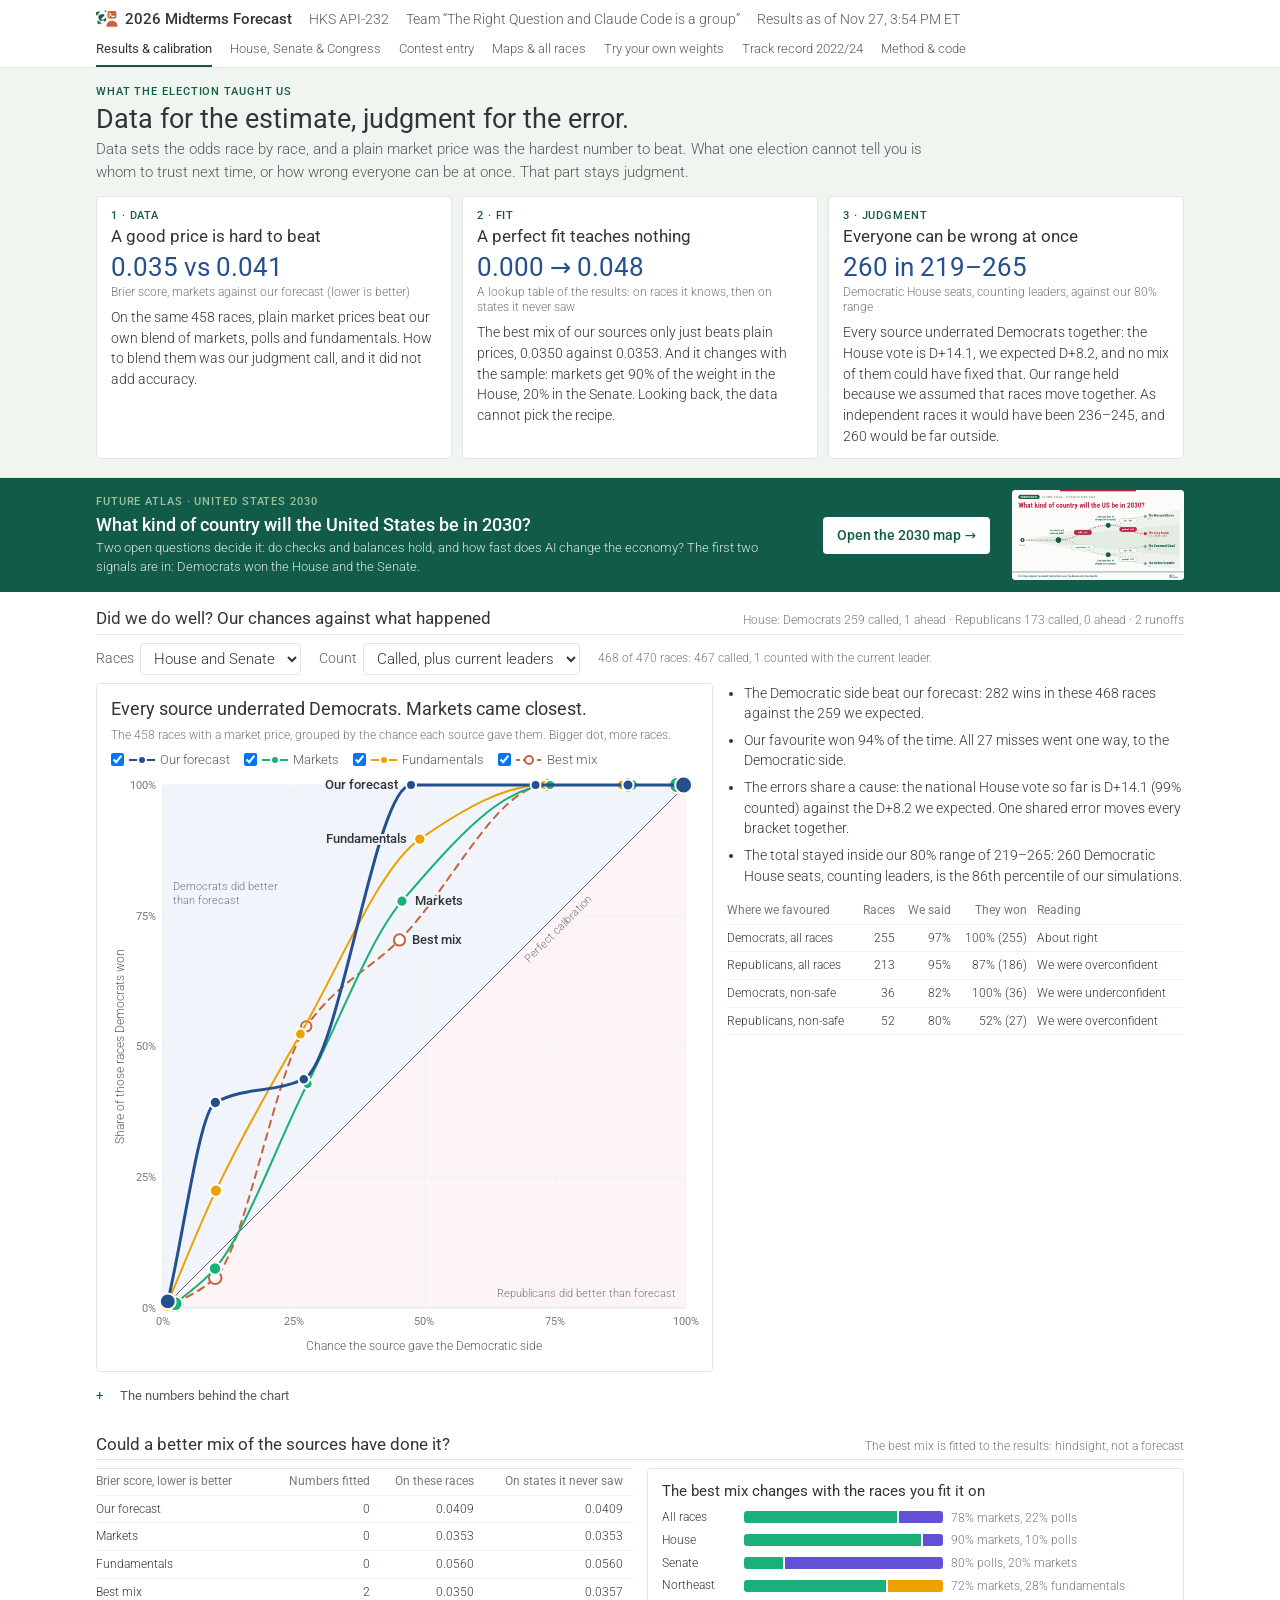
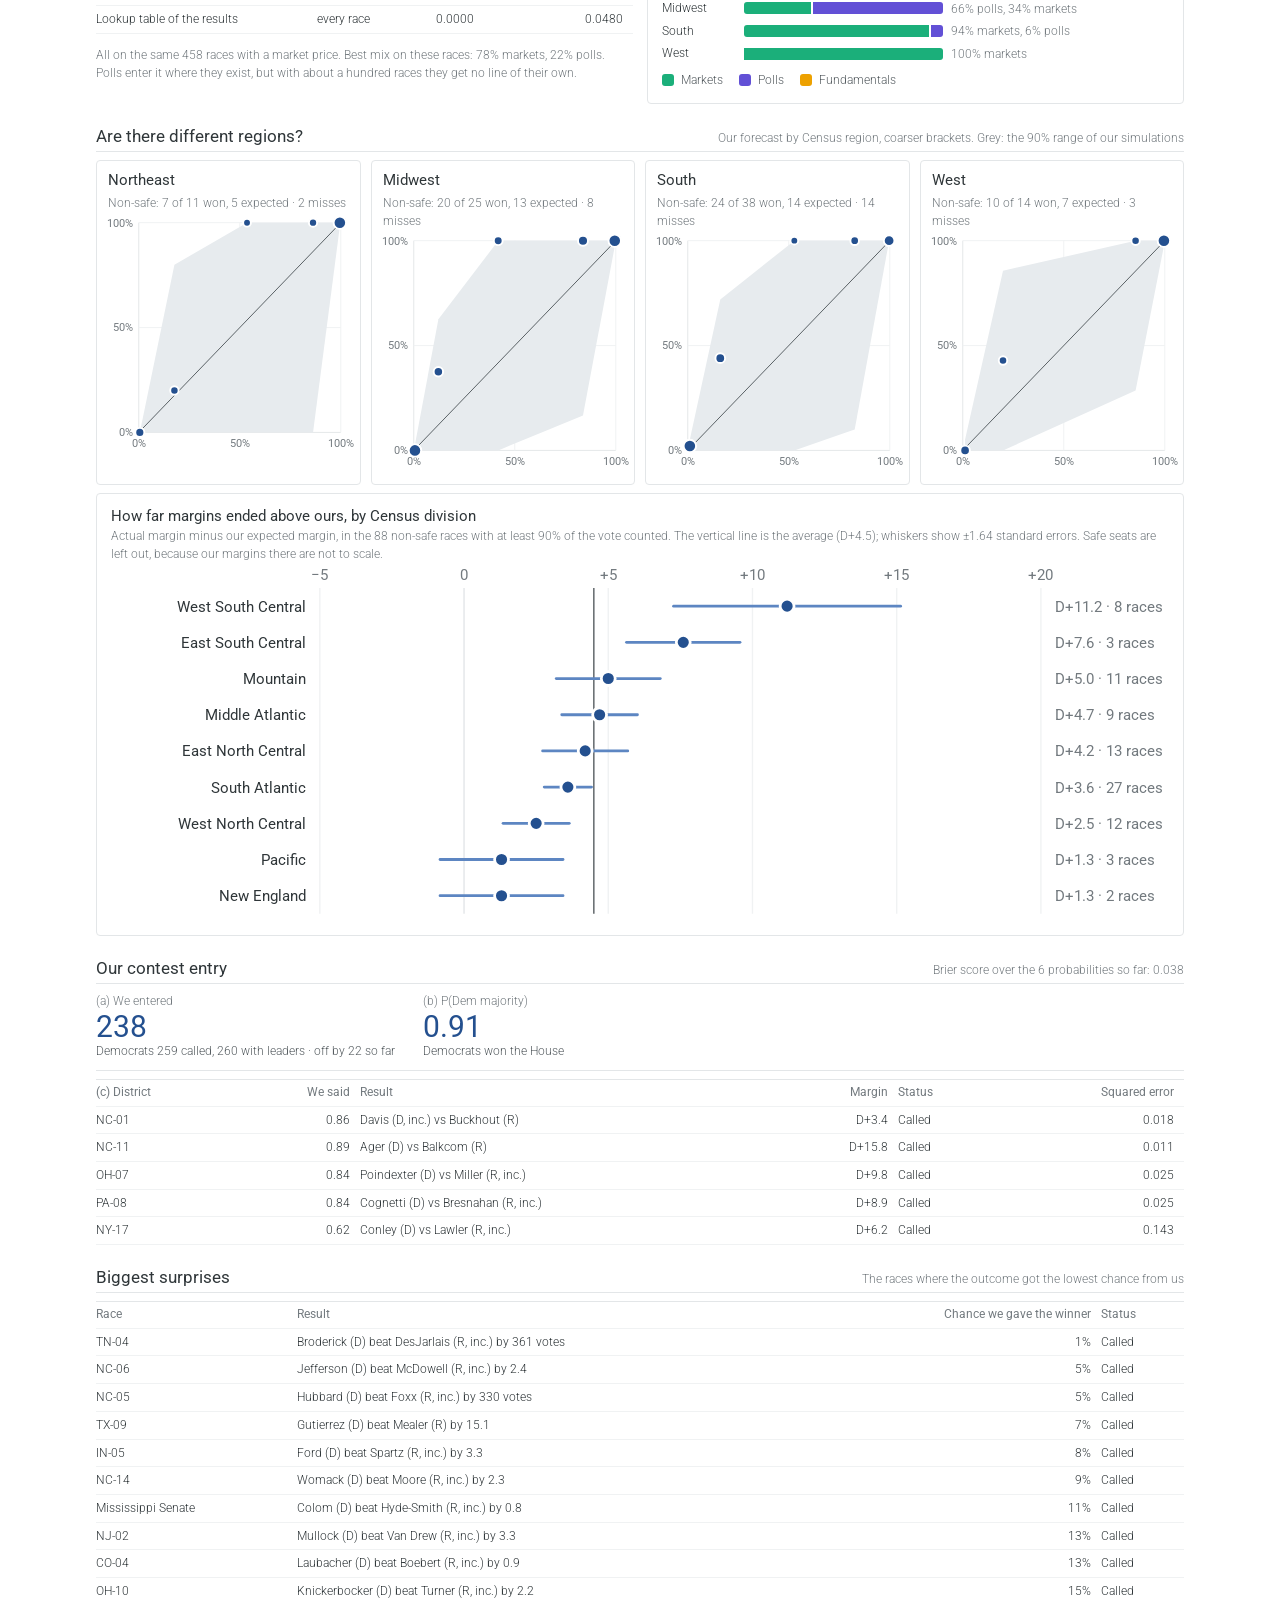
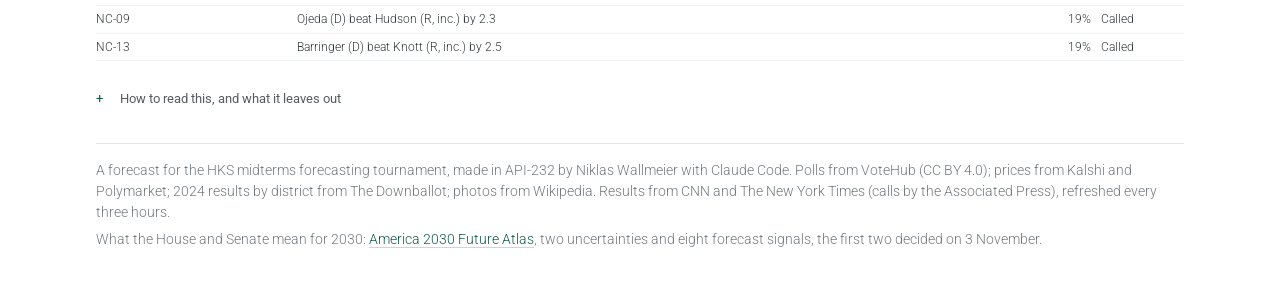
<file: app/index.html>
<!doctype html>
<html lang="en">
<head>
<meta charset="utf-8">
<meta name="viewport" content="width=device-width, initial-scale=1, viewport-fit=cover">
<title>2026 Midterms Forecast</title>
<meta name="claude:viewport-fit-sides" content="cover">
<meta name="description" content="A forecast of all 435 House and 35 Senate races for 3 November 2026: polls, prediction markets and fundamentals per race, combined and run through 20,000 correlated simulations.">
<meta property="og:type" content="website">
<meta property="og:title" content="2026 Midterms Forecast">
<meta property="og:description" content="Polls, prediction markets and fundamentals for every House and Senate race, combined and run through 20,000 correlated simulations. With a map of what it means for 2030.">
<meta property="og:url" content="https://nikwall.github.io/midterms-2026-forecast/">
<meta property="og:image" content="https://nikwall.github.io/midterms-2026-forecast/og.png">
<meta property="og:image:width" content="1200">
<meta property="og:image:height" content="627">
<meta name="twitter:card" content="summary_large_image">
<link rel="preconnect" href="https://fonts.googleapis.com">
<link rel="preconnect" href="https://fonts.gstatic.com" crossorigin>
<link rel="stylesheet" href="https://fonts.googleapis.com/css2?family=Roboto:wght@300;400;500&display=swap">
<link rel="stylesheet" href="styles.css?v=2026-11-09a">
</head>
<body>
<!-- Icons: polls ring a phone, markets pay in dollar bills, DDHQ rings the desk bell, and our team mark is the arq
     question mark next to a terminal: The Right Question and Claude Code. -->
<svg width="0" height="0" style="position:absolute" aria-hidden="true">
  <symbol id="i-phone" viewBox="0 0 24 24">
    <path fill="#2f3639" d="M2.5 9.2C2.5 5.6 6.6 4 12 4s9.5 1.6 9.5 5.2v.6a.9.9 0 0 1-.9.9h-3.1a.9.9 0 0 1-.9-.8l-.2-1.6c-1.4-.5-2.8-.7-4.4-.7s-3 .2-4.4.7l-.2 1.6a.9.9 0 0 1-.9.8H3.4a.9.9 0 0 1-.9-.9z"/>
    <path fill="#2f3639" d="M8.2 10.5h7.6l3.7 7.6c.4.9-.2 1.9-1.2 1.9H5.7c-1 0-1.6-1-1.2-1.9z"/>
    <circle cx="12" cy="15.4" r="2.9" fill="#fff"/><circle cx="12" cy="15.4" r="1.1" fill="#2f3639"/>
  </symbol>
  <symbol id="i-bill" viewBox="0 0 24 24">
    <rect x="1.5" y="5.5" width="21" height="13" rx="1.6" fill="#2e7d4f"/>
    <rect x="3.3" y="7.3" width="17.4" height="9.4" rx="0.8" fill="none" stroke="#bfe3cc" stroke-width="0.9"/>
    <circle cx="12" cy="12" r="3.6" fill="#bfe3cc"/>
    <text x="12" y="14.4" text-anchor="middle" font-family="Georgia, serif" font-size="7" font-weight="700" fill="#2e7d4f">$</text>
  </symbol>
  <symbol id="i-bell" viewBox="0 0 24 24">
    <rect x="10.6" y="4.2" width="2.8" height="2.6" rx="0.6" fill="#8a6a1f"/>
    <circle cx="12" cy="4.1" r="1.6" fill="#8a6a1f"/>
    <path fill="#d4a73a" d="M3.6 16.2a8.4 8.4 0 0 1 16.8 0z"/>
    <path fill="#f3d27a" d="M6.6 13.4a5.6 5.6 0 0 1 4-4.1c.4-.1.6.4.2.6a5 5 0 0 0-3.3 3.7c-.1.4-.9.3-.9-.2z"/>
    <rect x="2" y="16.6" width="20" height="3.2" rx="1.2" fill="#8a6a1f"/>
  </symbol>
  <symbol id="i-team" viewBox="0 0 24 24">
    <image href="arq_mark.png" x="-2" y="2.6" width="15" height="15"/>
    <rect x="12.6" y="3.4" width="9.6" height="8" rx="1.6" fill="#c8643b"/>
    <path d="M14.6 5.9l1.8 1.5-1.8 1.5M17.4 9.1h2.6" fill="none" stroke="#fff" stroke-width="1.2" stroke-linecap="round" stroke-linejoin="round"/>
    <path fill="#c8643b" d="M11.3 20.5c0-3.9 2.3-6.6 6.1-6.6s6.1 2.7 6.1 6.6z"/>
  </symbol>
  <symbol id="i-crowd" viewBox="0 0 24 24">
    <circle cx="12" cy="11" r="7.6" fill="#7b5ea7"/>
    <path fill="#a98fd1" d="M7.4 9.4a5 5 0 0 1 4.3-3.5c.5 0 .6.6.1.7a4.4 4.4 0 0 0-3.6 3.1c-.2.5-.9.3-.8-.3z"/>
    <path fill="#5a4380" d="M6 18.4h12l1.4 2.6H4.6z"/>
  </symbol>
</svg>

<header class="topbar">
  <div class="topbar-inner">
    <p class="headline">
      <svg class="ico logo" aria-hidden="true"><use href="#i-team"/></svg>
      <strong>2026 Midterms Forecast</strong><span class="sep">·</span><span>HKS API-232</span><span class="sep">·</span><span>Team “The Right Question and Claude Code is a group”</span><span class="sep">·</span><span id="updated"></span>
    </p>
    <nav class="tabs" role="tablist" aria-label="Sections">
      <a role="tab" href="#results" data-tab="results">Results &amp; calibration</a>
      <a role="tab" href="#congress" data-tab="congress">House, Senate &amp; Congress</a>
      <a role="tab" href="#contest" data-tab="contest">Contest entry</a>
      <a role="tab" href="#maps" data-tab="maps">Maps &amp; all races</a>
      <a role="tab" href="#weights" data-tab="weights">Try your own weights</a>
      <a role="tab" href="#record" data-tab="record">Track record 2022/24</a>
      <a role="tab" href="#method" data-tab="method">Method &amp; code</a>
    </nav>
  </div>
</header>

<!-- What the election taught us: the first thing on the opening tab. Filled by app.js from calibration.json. -->
<section class="learned" id="learned" data-panel="results" aria-label="What the election taught us"></section>

<!-- The 2030 future map: what the House and Senate results mean beyond Tuesday. Numbers filled by app.js. -->
<a class="atlas-banner" href="atlas/" aria-label="Open the America 2030 Future Atlas">
  <span class="atlas-inner">
    <span class="atlas-text">
      <span class="atlas-over">Future Atlas · United States 2030</span>
      <span class="atlas-head">What kind of country will the United States be in 2030?</span>
      <span class="atlas-lead">Two open questions decide it: do checks and balances hold, and how fast does AI change the economy?
        <span id="atlas-signals"></span></span>
    </span>
    <span class="atlas-cta">Open the 2030 map <span aria-hidden="true">→</span></span>
    <img class="atlas-thumb" src="atlas/og.png" alt="" loading="lazy">
  </span>
</a>

<main class="page">

  <!-- ===================== Results & calibration ===================== -->
  <section class="panel" id="panel-results" data-panel="results" aria-label="Results and calibration">
    <div class="block">
      <div class="block-head">
        <h2>Did we do well? Our chances against what happened</h2>
        <span class="muted" id="res-tally"></span>
      </div>
      <div class="filters">
        <label for="cal-view">Races
          <select id="cal-view"><option value="all">House and Senate</option><option value="house">House</option><option value="senate">Senate</option></select>
        </label>
        <label for="cal-basis">Count
          <select id="cal-basis"><option value="leaders">Called, plus current leaders</option><option value="called">Called races only</option></select>
        </label>
        <span class="muted small" id="cal-count"></span>
      </div>
      <div class="cal-grid">
        <article class="card cal-hero">
          <h3 id="cal-title"></h3>
          <p class="muted small" id="cal-sub"></p>
          <fieldset class="cal-toggles" id="cal-toggles"><legend class="sr-only">Show on the chart</legend></fieldset>
          <svg class="chart source-chart" id="cal-main" role="img" aria-label="Calibration chart: the chance each source gave the Democratic side against the share of those races Democrats won. The numbers are in the table below."></svg>
        </article>
        <div class="cal-side">
          <ul class="verdict" id="cal-verdict"></ul>
          <table class="small-table">
            <thead><tr><th>Where we favoured</th><th class="num">Races</th><th class="num">We said</th><th class="num">They won</th><th>Reading</th></tr></thead>
            <tbody id="cal-fav"></tbody>
          </table>
        </div>
      </div>
      <details class="more">
        <summary>The numbers behind the chart</summary>
        <div class="table-wrap">
          <table>
            <thead><tr><th>Our chance</th><th class="num">Races</th><th class="num">Mean chance</th><th class="num">Democratic side won</th><th class="num">Share</th><th class="num">90% range</th></tr></thead>
            <tbody id="cal-table"></tbody>
          </table>
        </div>
        <p class="muted small">Each source by its own chance: the share the Democratic side won, with the number of races in brackets.</p>
        <div class="table-wrap">
          <table class="small-table">
            <thead id="cal-by-source-head"></thead>
            <tbody id="cal-by-source"></tbody>
          </table>
        </div>
      </details>
    </div>

    <div class="block">
      <div class="block-head"><h2>Could a better mix of the sources have done it?</h2><span class="muted">The best mix is fitted to the results: hindsight, not a forecast</span></div>
      <div class="cal-grid even">
        <div class="cal-side">
          <div class="table-wrap">
            <table class="small-table">
              <thead><tr><th>Brier score, lower is better</th><th class="num">Numbers fitted</th><th class="num">On these races</th><th class="num">On states it never saw</th></tr></thead>
              <tbody id="mix-tests"></tbody>
            </table>
          </div>
          <p class="muted small" id="mix-note"></p>
        </div>
        <article class="card">
          <h3>The best mix changes with the races you fit it on</h3>
          <div class="mix-groups" id="mix-groups"></div>
          <div class="legend" id="mix-legend" aria-hidden="true"></div>
        </article>
      </div>
    </div>

    <div class="block">
      <div class="block-head"><h2>Are there different regions?</h2><span class="muted">Our forecast by Census region, coarser brackets. Grey: the 90% range of our simulations</span></div>
      <div class="region-grid" id="cal-regions"></div>
      <article class="card">
        <h3>How far margins ended above ours, by Census division</h3>
        <p class="muted small" id="cal-miss-note"></p>
        <svg class="chart" id="cal-miss" role="img" aria-label="Average margin miss by Census division"></svg>
      </article>
    </div>

    <div class="block">
      <div class="block-head"><h2>Our contest entry</h2><span class="muted" id="score-note"></span></div>
      <div class="answers" id="score-top"></div>
      <div class="table-wrap">
        <table class="small-table">
          <thead><tr><th>(c) District</th><th class="num">We said</th><th>Result</th><th class="num">Margin</th><th>Status</th><th class="num">Squared error</th></tr></thead>
          <tbody id="score-districts"></tbody>
        </table>
      </div>
    </div>

    <div class="block">
      <div class="block-head"><h2>Biggest surprises</h2><span class="muted">The races where the outcome got the lowest chance from us</span></div>
      <div class="table-wrap">
        <table class="small-table">
          <thead><tr><th>Race</th><th>Result</th><th class="num">Chance we gave the winner</th><th>Status</th></tr></thead>
          <tbody id="cal-surprises"></tbody>
        </table>
      </div>
    </div>

    <details class="more">
      <summary>How to read this, and what it leaves out</summary>
      <div class="explain" id="cal-method"></div>
    </details>
  </section>

  <!-- ===================== Contest entry ===================== -->
  <section class="panel" id="panel-contest" data-panel="contest" aria-label="Contest entry" hidden>
    <div class="answers">
      <div class="answer"><span class="q">(a) Democratic seats</span><span class="a" id="ans-seats">–</span><span class="sub" id="ans-seats-sub"></span></div>
      <div class="answer"><span class="q">(b) P(Dem majority)</span><span class="a" id="ans-majority">–</span><span class="sub" id="ans-majority-sub"></span></div>
      <div class="answer due"><span class="q">Due</span><span class="sub" id="contest-due"></span><span class="sub" id="contest-crowds"></span></div>
    </div>

    <div class="block">
      <div class="block-head">
        <h2>(c) P(Democrat wins)</h2>
        <div class="legend" aria-hidden="true">
          <span class="legend-item"><svg class="ico"><use href="#i-phone"/></svg>Polls</span>
          <span class="legend-item"><svg class="ico"><use href="#i-bill"/></svg>Markets</span>
          <span class="legend-item"><svg class="ico"><use href="#i-bell"/></svg>DDHQ (fundamentals)</span>
          <span class="legend-item"><svg class="ico"><use href="#i-crowd"/></svg>Crowds (not used)</span>
          <span class="legend-item us"><svg class="ico"><use href="#i-team"/></svg>Us</span>
        </div>
      </div>
      <div class="c-axis" aria-hidden="true"><span></span><span></span><span class="scale"><span>0</span><span>.25</span><span>.5</span><span>.75</span><span>1</span></span></div>
      <div id="contest-rows"></div>
    </div>

    <div class="block">
      <div class="block-head">
        <h2>The races that decide the majority</h2>
        <span class="muted" id="deciders-note"></span>
      </div>
      <div class="deciders" id="deciders"></div>
      <details class="more">
        <summary id="deciders-more-label">The next districts</summary>
        <div class="decider-list" id="deciders-more"></div>
      </details>
    </div>

    <div class="block">
      <div class="block-head"><h2>Us and the crowds</h2><span class="muted">The House, as the contest scores it. Crowds are shown, not used.</span></div>
      <div class="table-wrap">
        <table class="compare">
          <thead><tr><th>Source</th><th class="num">(a) Dem seats</th><th class="num">(b) P(majority)</th><th>As of</th></tr></thead>
          <tbody id="compare-body"></tbody>
        </table>
      </div>
    </div>

    <div class="explainers">
      <details>
        <summary>The seat distribution behind (a)</summary>
        <div class="explain"><svg class="chart" id="dist-house" role="img" aria-label="House seat distribution"></svg></div>
      </details>
      <details>
        <summary>Why we enter the median for (a)</summary>
        <div class="explain" id="explain-median"></div>
      </details>
      <details>
        <summary>How the tiebreaker is scored</summary>
        <div class="explain">
          <p>If teams tie on (a), the six probabilities from (b) and (c) decide. They are scored with the Brier score: the average of (probability − outcome)², where the outcome is 1 if the Democrat wins and 0 if not. Lower is better.</p>
          <p>The Brier score rewards honest probabilities. Pushing a number toward 0 or 1 only pays off if the race really is that certain, so we enter the model's probabilities as they are.</p>
        </div>
      </details>
      <details>
        <summary>News check of the five districts</summary>
        <div class="explain" id="news-check"></div>
      </details>
    </div>
  </section>

  <!-- ===================== House, Senate & Congress ===================== -->
  <section class="panel" id="panel-congress" data-panel="congress" aria-label="House, Senate and Congress" hidden>
    <div class="grid-2">
      <article class="card chamber" id="card-house">
        <div class="chamber-head"><h3>House</h3><span class="muted">435 seats · 218 for a majority</span></div>
        <div class="odds">
          <div class="odds-side"><span class="odds-party">Democrats</span><span class="odds-value" data-field="p-d">–</span></div>
          <div class="odds-side right"><span class="odds-party">Republicans</span><span class="odds-value" data-field="p-r">–</span></div>
        </div>
        <div class="split-bar" aria-hidden="true"><span class="d" style="width:0"></span><span class="r" style="width:0"></span></div>
        <div class="facts">
          <div><div class="fact-label">Median Dem seats</div><div class="fact-value" data-field="median">–</div></div>
          <div><div class="fact-label">80% interval</div><div class="fact-value" data-field="ci80">–</div></div>
          <div><div class="fact-label">95% interval</div><div class="fact-value" data-field="ci95">–</div></div>
        </div>
      </article>
      <article class="card chamber" id="card-senate">
        <div class="chamber-head"><h3>Senate</h3><span class="muted">35 seats up · Democrats need 51, Republicans 50</span></div>
        <div class="odds">
          <div class="odds-side"><span class="odds-party">Democrats</span><span class="odds-value" data-field="p-d">–</span></div>
          <div class="odds-side right"><span class="odds-party">Republicans</span><span class="odds-value" data-field="p-r">–</span></div>
        </div>
        <div class="split-bar" aria-hidden="true"><span class="d" style="width:0"></span><span class="r" style="width:0"></span></div>
        <div class="facts">
          <div><div class="fact-label">Median Dem seats</div><div class="fact-value" data-field="median">–</div></div>
          <div><div class="fact-label">80% interval</div><div class="fact-value" data-field="ci80">–</div></div>
          <div><div class="fact-label">95% interval</div><div class="fact-value" data-field="ci95">–</div></div>
        </div>
      </article>
    </div>
    <article class="card">
      <h3>Control of Congress</h3>
      <div class="joint-bar" id="joint-bar" aria-hidden="true"></div>
      <div class="legend" id="joint-legend"></div>
    </article>
    <div class="explainers">
      <details>
        <summary>Why 20,000 simulations, and how stable are these numbers?</summary>
        <div class="explain" id="explain-sims"></div>
      </details>
      <details>
        <summary>What do the intervals mean?</summary>
        <div class="explain">
          <p>Each simulation ends with a seat count. The 80% interval holds the middle 80% of those counts: in 8 of 10 simulated elections, Democrats end up inside it. The 95% interval holds the middle 95%. The median is the count in the middle, with half the simulations above and half below.</p>
          <p>The Senate counts include the 34 Democratic and independent seats that are not on the ballot this year. Democrats need 51 seats because Vice President Vance breaks a 50–50 tie for Republicans.</p>
        </div>
      </details>
    </div>

    <div class="block">
      <div class="block-head"><h2>Which races decide control</h2><span class="muted">How often each race is the tipping point, from most Democratic to most Republican</span></div>
      <div class="grid-2">
        <article class="card"><h3>Senate</h3><p class="tip-summary" id="tip-sum-senate"></p><svg class="chart" id="tip-senate" role="img" aria-label="Senate tipping-point distribution"></svg></article>
        <article class="card"><h3>House</h3><p class="tip-summary" id="tip-sum-house"></p><svg class="chart" id="tip-house" role="img" aria-label="House tipping-point distribution"></svg></article>
      </div>
      <details class="more">
        <summary>What is a tipping-point race?</summary>
        <div class="explain" id="explain-tipping"></div>
      </details>
    </div>

    <div class="block">
      <div class="block-head"><h2>How many Senate seats</h2><span class="muted" id="sims-note"></span></div>
      <article class="card"><svg class="chart" id="dist-senate" role="img" aria-label="Senate seat distribution"></svg></article>
    </div>

    <div class="block">
      <div class="block-head"><h2>Where polls and markets disagree</h2><span class="muted">Poll average and market price 8 points or more apart</span></div>
      <div class="legend" aria-hidden="true">
        <span class="legend-item"><svg class="ico"><use href="#i-phone"/></svg>Polls</span>
        <span class="legend-item"><svg class="ico"><use href="#i-bill"/></svg>Markets</span>
        <span class="legend-item"><svg class="ico"><use href="#i-team"/></svg>Us</span>
        <span class="legend-item muted">Chance the non-Republican side wins</span>
      </div>
      <div class="card gap-card">
        <div class="gap-axis" aria-hidden="true"><span></span><span class="gap-scale"><span>0%</span><span>25%</span><span>50%</span><span>75%</span><span>100%</span></span><span></span></div>
        <div id="gap-rows" class="gap-rows"></div>
        <button type="button" class="link-button" id="gap-more" hidden></button>
      </div>
    </div>

    <div class="block">
      <div class="block-head"><h2>National environment</h2><span class="muted">The national House margin the fundamentals start from</span></div>
      <div class="grid-2">
        <article class="card" id="nat-env"></article>
        <article class="card" id="nat-signals"></article>
      </div>
    </div>

    <div class="block">
      <div class="block-head"><h2>If the polls miss</h2><span class="muted">Simulations grouped by the shared national error</span></div>
      <div class="table-wrap">
        <table>
          <thead><tr><th>Scenario</th><th class="num">Chance</th><th class="num">Dem House</th><th class="num">Dem Senate</th><th class="num">Median House D</th><th class="num">Median Senate D</th></tr></thead>
          <tbody id="scenario-body"></tbody>
        </table>
      </div>
    </div>

    <div class="block">
      <div class="block-head"><h2>Other forecasts</h2><span class="muted">For comparison only; none is an input</span></div>
      <div class="table-wrap">
        <table>
          <thead><tr><th>Source</th><th class="num">Dem House</th><th class="num">Dem Senate</th><th>As of</th></tr></thead>
          <tbody id="bench-body"></tbody>
        </table>
      </div>
    </div>
  </section>

  <!-- ===================== Maps & all races ===================== -->
  <section class="panel" id="panel-maps" data-panel="maps" aria-label="Maps and all races" hidden>
    <div class="legend" id="map-legend"></div>
    <div class="watch">
      <div class="watch-block"><h3 id="watch-title-senate">Senate</h3><div class="watch-groups" id="watch-senate"></div></div>
      <div class="watch-block"><h3 id="watch-title-house">House</h3><div class="watch-groups" id="watch-house"></div></div>
    </div>
    <details class="more">
      <summary>What do safe, likely, lean and toss-up mean?</summary>
      <div class="explain">
        <p>The labels translate our chance of winning into words, the same for both parties:</p>
        <div class="bands">
          <span><strong>Toss-up</strong> · 45% to 55%</span>
          <span><strong>Lean</strong> · 55% to 65%</span>
          <span><strong>Likely</strong> · 65% to 95%</span>
          <span><strong>Safe</strong> · 95% or more</span>
        </div>
        <p>These bands are narrower than most forecasters use. Split Ticket, for example, calls a race a toss-up until one side reaches 60%, lean up to 80% and likely up to 95%. Even so, the favourite in a Lean race still loses 35% to 45% of the time.</p>
      </div>
    </details>
    <div class="map-stack">
      <article class="card"><h3>Senate: 35 races</h3><div class="map-wrap"><svg class="chart map-senate" id="map-senate" role="img" aria-label="Senate tile map"></svg></div></article>
      <article class="card"><h3>House: 435 districts, one square each</h3><div class="map-wrap"><svg class="chart map-house" id="map-house" role="img" aria-label="House tile map, one square per district"></svg></div></article>
    </div>

    <div class="block" id="races">
      <div class="block-head"><h2 id="race-title">Every race</h2><span class="muted" id="race-count"></span></div>
      <div class="filters">
        <label for="f-chamber">Chamber
          <select id="f-chamber"><option value="all">Both</option><option value="senate">Senate</option><option value="house">House</option></select>
        </label>
        <label for="f-search">Search <input type="search" id="f-search" placeholder="State or district, e.g. PA or TX-28"></label>
        <label for="f-sort">Sort
          <select id="f-sort"><option value="close">Closest first</option><option value="state">By state</option><option value="gap">Biggest poll–market gap</option></select>
        </label>
        <label for="f-close"><input type="checkbox" id="f-close"> Hide safe races</label>
        <button type="button" class="link-button" id="f-clear" hidden>Clear state filter</button>
      </div>
      <div class="table-wrap race-table-wrap">
        <table>
          <thead><tr><th>Race</th><th>Held by</th><th class="num">Chance Dem wins</th><th class="num">Polls</th><th class="num">Markets</th><th class="num">Fundamentals</th><th class="num">Dem margin, 80% range</th><th>Rating</th><th>Result</th></tr></thead>
          <tbody id="race-body"></tbody>
        </table>
      </div>
    </div>
  </section>

  <!-- ===================== Try your own weights ===================== -->
  <section class="panel" id="panel-weights" data-panel="weights" aria-label="Try your own weights" hidden>
    <p class="muted small">Re-runs the House model in your browser with 10,000 simulations. Move a slider and the contest answers update.</p>
    <div class="whatif-grid" id="whatif">
      <div class="card whatif-controls">
        <fieldset>
          <legend>House fundamentals</legend>
          <label><input type="radio" name="wi-base" value="ddhq" checked> Decision Desk HQ's district probabilities (22 Oct), as in the course (our final model)</label>
          <label><input type="radio" name="wi-base" value="ours"> Our own: 2024 result on the 2026 lines + national swing + incumbency</label>
        </fieldset>
        <fieldset>
          <legend>How much each source counts</legend>
          <label class="slider" for="wi-polls"><span><svg class="ico"><use href="#i-phone"/></svg>Polls</span><input type="range" id="wi-polls" min="0" max="3" step="0.25" value="1"><output id="wi-polls-out">×1</output></label>
          <label class="slider" for="wi-market"><span><svg class="ico"><use href="#i-bill"/></svg>Markets</span><input type="range" id="wi-market" min="0" max="3" step="0.25" value="1"><output id="wi-market-out">×1</output></label>
          <label class="slider" for="wi-fund"><span><svg class="ico"><use href="#i-bell"/></svg>Fundamentals</span><input type="range" id="wi-fund" min="0" max="3" step="0.25" value="1"><output id="wi-fund-out">×1</output></label>
          <p class="muted small">×1 is our model: each source counts by how much it knows about a race. ×2 makes a source count double, ×0 leaves it out (a race with nothing left falls back to fundamentals).</p>
        </fieldset>
        <button type="button" class="button" id="wi-reset">Reset to our final model</button>
      </div>
      <div class="card whatif-results">
        <table>
          <thead><tr><th></th><th class="num">Your settings</th><th class="num">Our final model</th></tr></thead>
          <tbody id="wi-body"></tbody>
        </table>
        <p class="muted small" id="wi-weights"></p>
        <p class="small" id="wi-status" role="status"></p>
        <p class="muted small">Browser runs use 10,000 simulations; the official entry uses 20,000, so the two can differ by a seat or a point of probability.</p>
      </div>
    </div>
  </section>

  <!-- ===================== Track record ===================== -->
  <section class="panel" id="panel-record" data-panel="record" aria-label="Track record 2022 and 2024" hidden>
    <p class="intro" id="record-intro"></p>
    <div class="grid-2" id="record-years"></div>
    <details class="more">
      <summary>How the backtest works, and what it leaves out</summary>
      <div class="explain" id="record-method"></div>
    </details>
  </section>

  <!-- ===================== Method & code ===================== -->
  <section class="panel" id="panel-method" data-panel="method" aria-label="Method and code" hidden>
    <div class="code-box card">
      <div>
        <h3>The code</h3>
        <p class="muted small">Python pipeline (data, model, checks) and this page. Run <code>pip install -r requirements.txt</code>, then <code>python run_all.py</code> for fresh data.</p>
        <p class="muted small"><b>Reproduce our contest entry exactly:</b> download the frozen version of 2 Nov, then run <code>python -I pipeline/model.py</code>. It uses the stored inputs and a fixed seed: 238 seats, 0.91, NC-01 0.86, NC-11 0.89, OH-07 0.84, PA-08 0.84, NY-17 0.62.</p>
      </div>
      <div class="code-links">
        <a class="button" href="https://github.com/nikwall/midterms-2026-forecast/archive/refs/tags/contest-entry.zip" download>Contest entry, 2 Nov (.zip)</a>
        <a href="https://github.com/nikwall/midterms-2026-forecast/archive/refs/heads/main.zip" download>Latest code (.zip)</a>
        <a href="https://github.com/nikwall/midterms-2026-forecast/blob/main/pipeline/model.py" target="_blank" rel="noopener">The model: pipeline/model.py</a>
        <a href="https://github.com/nikwall/midterms-2026-forecast" target="_blank" rel="noopener">Repository on GitHub</a>
      </div>
    </div>

    <div class="block">
      <div class="block-head"><h2>How this forecast is made</h2><span class="muted" id="method-version"></span></div>
      <ol class="flow">
        <li class="flow-step"><h3>Three kinds of evidence</h3><p data-m="flow-inputs"></p></li>
        <li class="flow-step"><h3>Weighted by what each knows</h3><p data-m="flow-weights"></p></li>
        <li class="flow-step"><h3>20,000 simulated elections</h3><p data-m="flow-sims"></p></li>
        <li class="flow-step"><h3>Chances and seat ranges</h3><p>The chance of control is the share of simulations a party wins. Seat ranges and the races that decide control come from the same simulations.</p></li>
      </ol>
    </div>

    <details class="more" id="assumptions">
      <summary>Our assumptions: every number the model needs that the data does not give us</summary>
      <div class="table-wrap">
        <table class="assumptions">
          <thead><tr><th>Assumption</th><th>Value</th><th>Where it enters the model</th><th>How we derived it</th></tr></thead>
          <tbody id="assump-body"></tbody>
        </table>
      </div>
    </details>

    <details class="more" id="bridge" hidden>
      <summary>From the course model to ours, one change per step</summary>
      <p class="small" id="bridge-intro"></p>
      <div class="table-wrap">
        <table>
          <thead id="bridge-head"></thead>
          <tbody id="bridge-body"></tbody>
        </table>
      </div>
    </details>

    <details class="more">
      <summary>The method step by step</summary>
      <div class="method">
        <ol class="steps">
          <li><strong>Polls.</strong> <span data-m="polls"></span> Newer polls, larger samples and likely-voter samples count more. Polls paid for by a party or campaign count half. A pollster's older polls in the same race count less. Polls of hypothetical matchups are dropped. Polls VoteHub lacks are added by hand after the news check.</li>
          <li><strong>Prediction markets.</strong> <span data-m="markets"></span> Prices from both venues are averaged by trading volume. A market counts like a poll average: $20,000 traded is worth one poll, $1 million or more is worth ten.</li>
          <li><strong>Fundamentals.</strong> For the House we use Decision Desk HQ's district probabilities of 22 October, the course's starting point. For the Senate: the 2024 presidential result in the state compared with the nation, plus the national environment of <span data-m="env"></span>, plus 3 points for an incumbent.</li>
          <li><strong>Combining.</strong> Each input becomes an expected margin with its own uncertainty, averaged with weights inversely proportional to their variance. No race is treated as more certain than ±4 points, because the inputs overlap.</li>
          <li><strong>Simulation.</strong> In each of 20,000 simulated elections every race moves with a shared national error of ±3.6 points (fat-tailed), plus regional, state and race-specific errors. Wins by independents (Nebraska's Osborn, Alaska's Hill) are not counted as Democratic seats.</li>
          <li><strong>What we leave out.</strong> Other forecasters' models, expert ratings and crowd forecasts (Metaculus, Manifold, PredictIt) are not inputs. We show them for comparison.</li>
        </ol>
        <ul class="timeline">
          <li><span class="when">26 Oct</span><span>Research, ground rules, data pipeline and first model run.</span></li>
          <li><span class="when">27 Oct</span><span>Contest rules arrived; backtest on the midterms 1998–2022; final model v2 with DDHQ as the House fundamentals.</span></li>
          <li><span class="when">29 Oct</span><span>News check of the five districts (polls VoteHub lacked); crowds added for comparison; House backtest for 2022 and 2024; page reorganised into tabs.</span></li>
        </ul>
        <p class="muted">Every step and choice is logged with its reasoning in PROCESS.md in the repository.</p>
      </div>
    </details>

    <div class="block" id="sources">
      <div class="block-head"><h2>Sources</h2></div>
      <div class="source-groups" id="source-groups"></div>
    </div>
  </section>

  <footer>
    <p>A forecast for the HKS midterms forecasting tournament, made in API-232 by Niklas Wallmeier with Claude Code. Polls from VoteHub (CC BY 4.0); prices from Kalshi and Polymarket; 2024 results by district from The Downballot; photos from Wikipedia. Results from CNN and The New York Times (calls by the Associated Press), refreshed every three hours.</p>
    <p>What the House and Senate mean for 2030: <a href="atlas/">America 2030 Future Atlas</a>, two uncertainties and eight forecast signals, the first two decided on 3 November.</p>
  </footer>
</main>
<div class="tooltip" id="tooltip" role="status" hidden></div>
<script src="app.js?v=2026-11-09c"></script>
<script src="whatif.js?v=2026-11-05"></script>
</body>
</html>
</file>
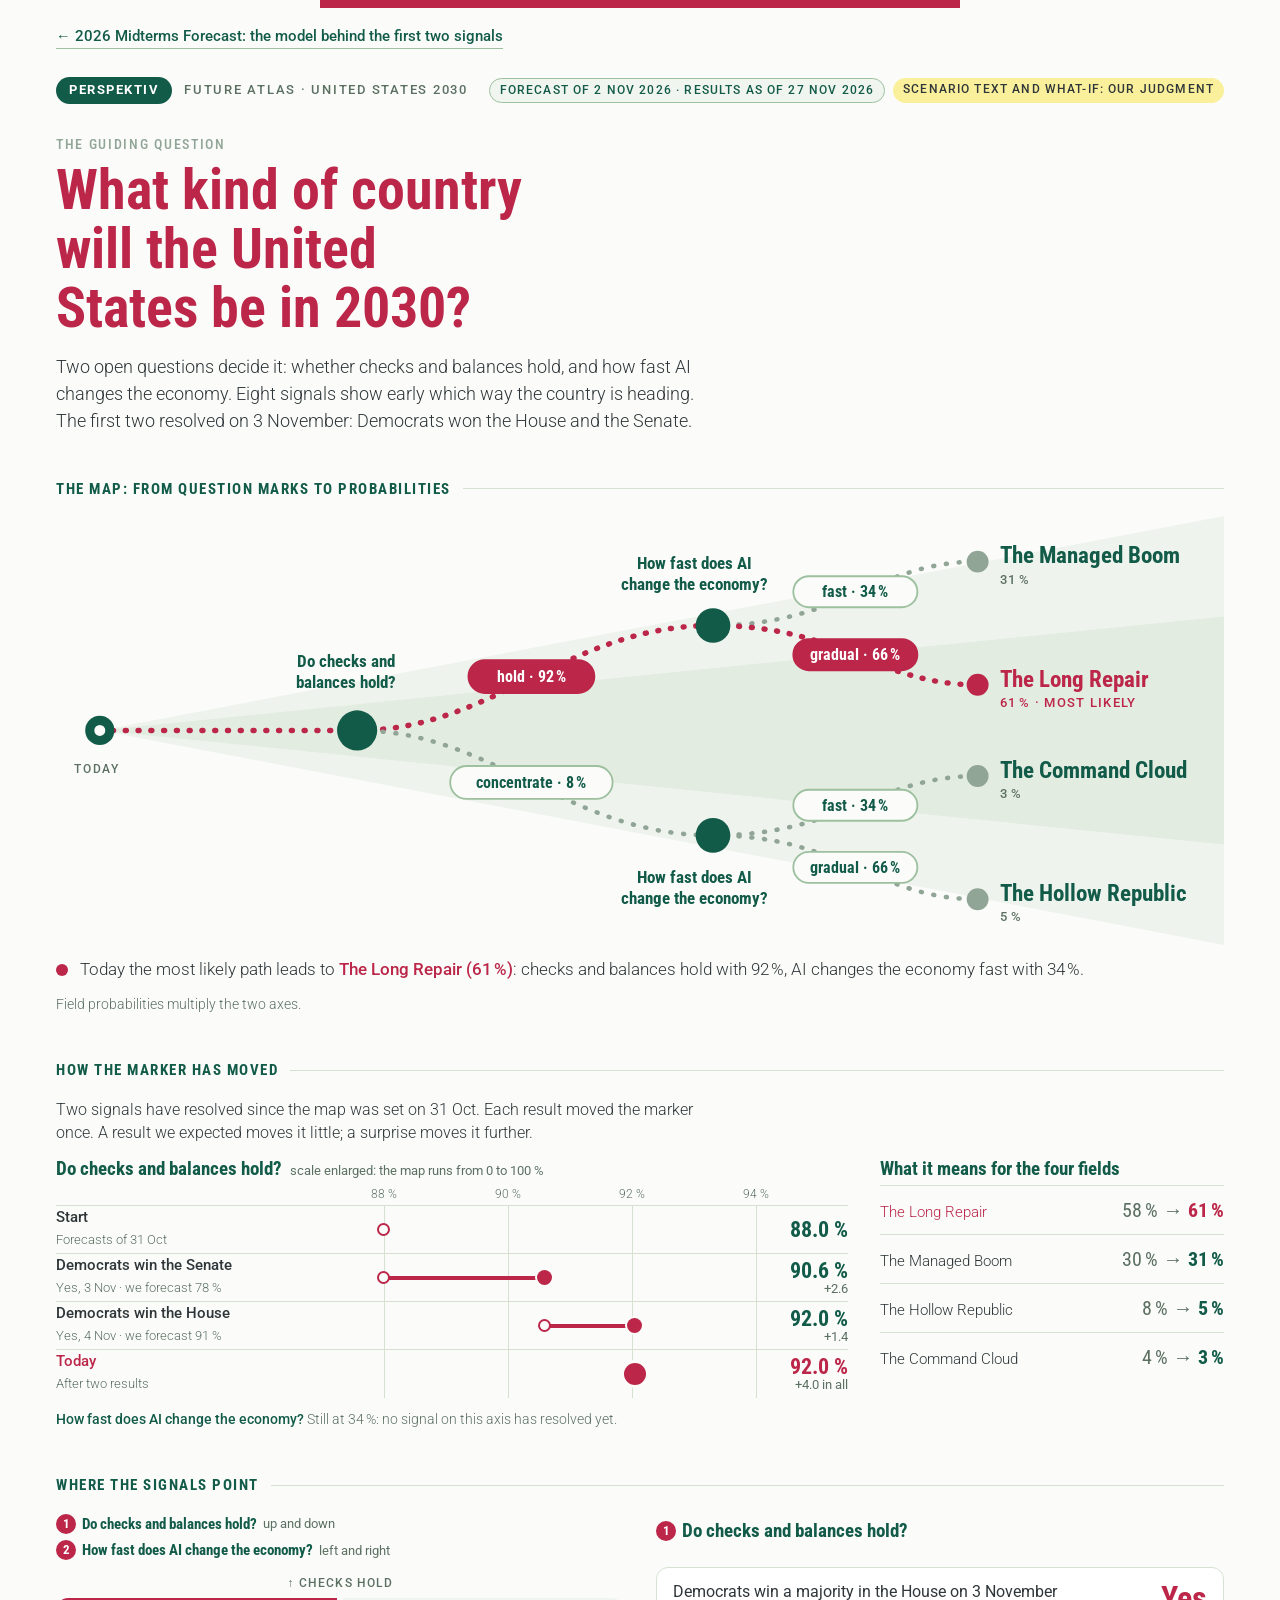
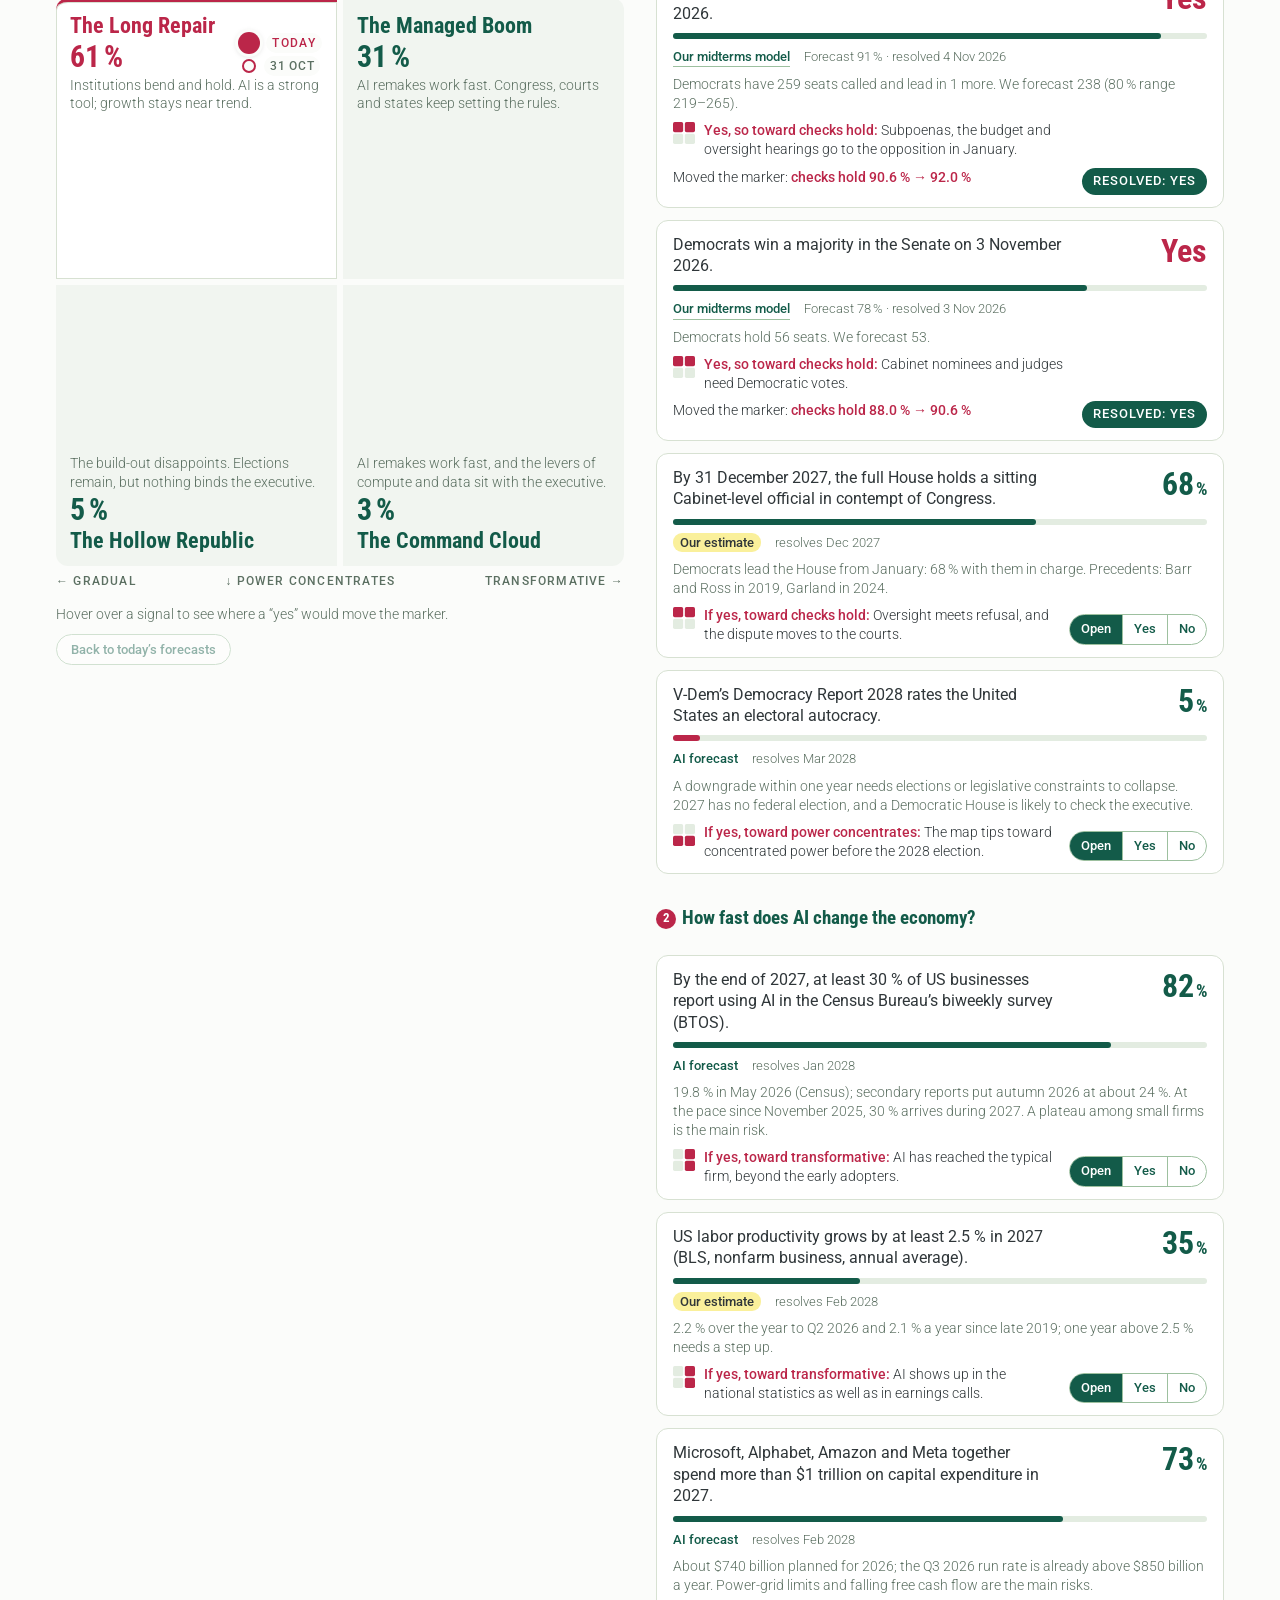
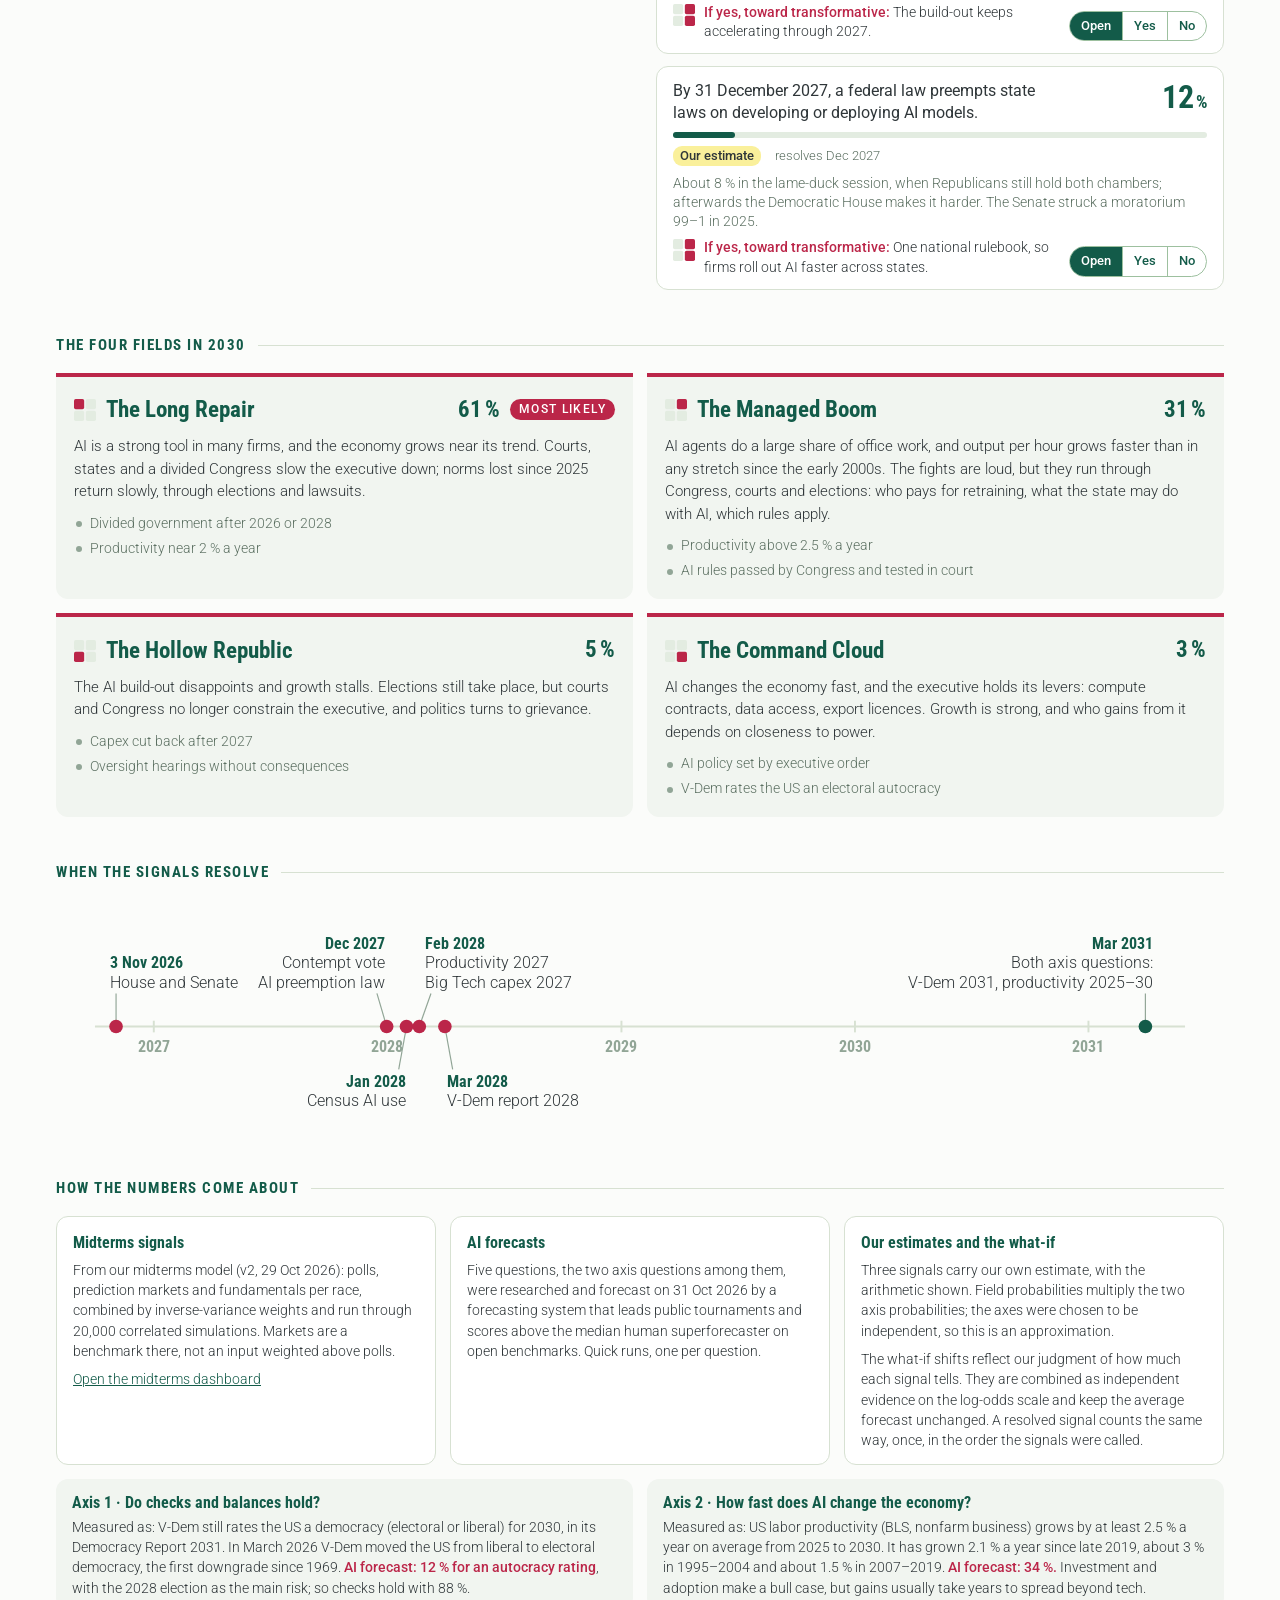
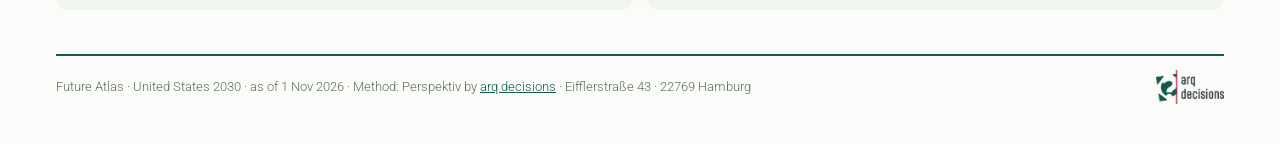
<file: app/atlas/index.html>
<!doctype html>
<html lang="en">
<head>
<meta charset="utf-8">
<meta name="viewport" content="width=device-width, initial-scale=1, viewport-fit=cover">
<title>America 2030 Future Atlas</title>
<meta name="description" content="Two open questions decide what kind of country the US will be in 2030: whether checks and balances hold, and how fast AI changes the economy. Eight forecast signals show which way it goes; the first two resolved on 3 November 2026: Democrats won the House and the Senate.">
<meta property="og:type" content="website">
<meta property="og:title" content="America 2030 Future Atlas">
<meta property="og:description" content="Two open questions decide what kind of country the US will be in 2030: whether checks and balances hold, and how fast AI changes the economy. Eight forecast signals show which way it goes; the first two resolved on 3 November 2026: Democrats won the House and the Senate.">
<meta property="og:url" content="https://nikwall.github.io/midterms-2026-forecast/atlas/">
<meta property="og:image" content="https://nikwall.github.io/midterms-2026-forecast/atlas/og.png">
<meta property="og:image:width" content="1200">
<meta property="og:image:height" content="627">
<meta name="twitter:card" content="summary_large_image">
<link rel="icon" href="arq_logo.png">
<link rel="preconnect" href="https://fonts.googleapis.com">
<link rel="preconnect" href="https://fonts.gstatic.com" crossorigin>
<link rel="stylesheet" href="https://fonts.googleapis.com/css2?family=Roboto+Condensed:wght@500;700&family=Roboto:wght@300;400;500&display=swap">
<style>
/* Layout: arq Zukunftsatlas, one column; the Landkarte (branching paths) as hero, then a sticky field map beside the signal cards. */
:root {
  --bg: #fbfcfa;
  --surface: #ffffff;
  --tint: #f1f5f0;
  --tint-2: #e3ece1;
  --cone: #eef3ed;
  --line: #d7e1d2;
  --ink: #2f3639;
  --muted: #5c7062;
  --green: #135b49;
  --brand: #135b49;
  --green-2: #91a596;
  --sage: #9dc09f;
  --crimson: #bb2649;
  --crimson-fill: #bb2649;
  --rose: #d79ba5;
  --hl-bg: #faf09b;
  --hl-fg: #2f3639;
  --on-fill: #ffffff;
  --cond: "Roboto Condensed", "Roboto", "Arial Narrow", Arial, sans-serif;
  --body: "Roboto", "Segoe UI", Arial, sans-serif;
}
@media (prefers-color-scheme: dark) {
  :root:not([data-theme="light"]) {
    --bg: #0f1714; --surface: #15201c; --tint: #18241f; --tint-2: #1f2e28; --cone: #142019; --line: #2b3b35;
    --ink: #e4ebe5; --muted: #a2b5a9; --green: #8fc9ae; --brand: #1d6d58; --green-2: #6c8778; --sage: #9dc09f;
    --crimson: #ec6f8e; --crimson-fill: #bb2649; --rose: #7d3b4b; --hl-bg: #4d4718; --hl-fg: #faf09b; --on-fill: #ffffff;
    color-scheme: dark;
  }
}
:root[data-theme="dark"] {
  --bg: #0f1714; --surface: #15201c; --tint: #18241f; --tint-2: #1f2e28; --cone: #142019; --line: #2b3b35;
  --ink: #e4ebe5; --muted: #a2b5a9; --green: #8fc9ae; --brand: #1d6d58; --green-2: #6c8778; --sage: #9dc09f;
  --crimson: #ec6f8e; --crimson-fill: #bb2649; --rose: #7d3b4b; --hl-bg: #4d4718; --hl-fg: #faf09b; --on-fill: #ffffff;
  color-scheme: dark;
}

* { box-sizing: border-box; }
html, body { margin: 0; }
.back { display: inline-block; margin-top: 18px; font-size: 14.5px; font-weight: 500; color: var(--green); text-decoration: none; border-bottom: 1px solid var(--sage); }
.back:hover { border-bottom-color: var(--green); }
.sig .src a.who { text-decoration: none; border-bottom: 1px solid var(--sage); }
.sig .resolved { grid-column: 2; align-self: end; font-size: 12.5px; font-weight: 500; letter-spacing: .08em; text-transform: uppercase; color: var(--on-fill); background: var(--brand); border-radius: 14px; padding: 4px 11px; white-space: nowrap; }
.sig.done .pv { color: var(--crimson); }
footer.ft a { color: var(--green); }
body { background: var(--bg); color: var(--ink); font-family: var(--body); font-weight: 300; font-size: 16px; line-height: 1.5; }
b, strong { font-weight: 500; }
p { margin: 0; }
h1, h2, h3, h4 { margin: 0; text-wrap: balance; }
a { color: var(--green); }
a:focus-visible, button:focus-visible { outline: 2px solid var(--crimson); outline-offset: 2px; }

.wrap { max-width: 1200px; margin: 0 auto; padding-block: 0 40px;
  padding-left: max(16px, env(safe-area-inset-left, 0px)); padding-right: max(16px, env(safe-area-inset-right, 0px)); position: relative; }
.topbar { height: 8px; width: min(60%, 640px); margin: 0 auto; background: var(--crimson-fill); }

/* ---------- Kopf ---------- */
.meta { display: flex; justify-content: space-between; align-items: center; gap: 12px; flex-wrap: wrap; margin-top: 28px; }
.overline { display: flex; align-items: center; gap: 12px; flex-wrap: wrap; font-size: 12.5px; font-weight: 500;
  letter-spacing: .14em; text-transform: uppercase; color: var(--muted); }
.prod { background: var(--brand); color: var(--on-fill); border-radius: 40px; padding: 4px 13px; font-weight: 700; letter-spacing: .12em; }
.chips { display: flex; gap: 8px; flex-wrap: wrap; }
.chip { font-size: 11.5px; font-weight: 500; letter-spacing: .1em; text-transform: uppercase; border-radius: 20px; padding: 3px 10px; white-space: nowrap; }
.chip.real { background: var(--tint); color: var(--green); border: 1px solid var(--sage); }
.chip.judg { background: var(--hl-bg); color: var(--hl-fg); }
.kick { margin-top: 30px; font-family: var(--cond); font-weight: 500; font-size: 14px; letter-spacing: .12em; text-transform: uppercase; color: var(--green-2); }
h1 { margin-top: 6px; font-family: var(--cond); font-weight: 700; color: var(--crimson); font-size: clamp(32px, 4.6vw, 56px); line-height: 1.06; max-width: 22ch; }
.lead { margin-top: 14px; max-width: 64ch; font-size: 18px; line-height: 1.5; }

/* ---------- Abschnitte ---------- */
section { margin-top: 44px; }
.section-label { display: flex; align-items: center; gap: 12px; font-family: var(--cond); font-weight: 700; font-size: 15px;
  letter-spacing: .1em; text-transform: uppercase; color: var(--green); margin-bottom: 16px; }
.section-label::after { content: ""; flex: 1; height: 1px; background: var(--line); }

/* ---------- Landkarte: Pfade ---------- */
.paths-scroll { overflow-x: auto; -webkit-overflow-scrolling: touch; }
.paths { display: block; width: 100%; min-width: 720px; height: auto; }
.paths .cone1 { fill: var(--cone); } .paths .cone2 { fill: var(--tint-2); }
.paths .seg { fill: none; stroke: var(--green-2); stroke-width: 5; stroke-linecap: round; stroke-dasharray: 1 13; transition: stroke .3s; }
.paths .seg.hot { stroke: var(--crimson); stroke-width: 6; }
.paths .node { fill: var(--brand); }
.paths .node-in { fill: var(--bg); }
.paths .end { fill: var(--green-2); transition: fill .3s; }
.paths .end.hot { fill: var(--crimson); }
.paths .q { font-family: var(--cond); font-weight: 700; font-size: 19px; fill: var(--green); }
.paths .today { font-family: var(--body); font-weight: 500; font-size: 13px; letter-spacing: .14em; fill: var(--muted); }
.paths .pill rect { fill: var(--bg); stroke: var(--sage); stroke-width: 2; transition: fill .3s, stroke .3s; }
.paths .pill text { font-family: var(--cond); font-weight: 700; font-size: 17px; fill: var(--green); }
.paths .pill.hot rect { fill: var(--crimson-fill); stroke: var(--crimson-fill); }
.paths .pill.hot text { fill: var(--on-fill); }
.paths .ename { font-family: var(--cond); font-weight: 700; font-size: 25px; fill: var(--green); }
.paths .ename.hot { fill: var(--crimson); }
.paths .eprob { font-family: var(--body); font-weight: 500; font-size: 14px; letter-spacing: .1em; fill: var(--muted); }
.paths .eprob.hot { fill: var(--crimson); }
.reading { margin-top: 12px; display: flex; gap: 12px; align-items: baseline; flex-wrap: wrap; font-size: 17px; }
.reading .dot { width: 12px; height: 12px; border-radius: 50%; background: var(--crimson-fill); flex: none; align-self: center; }
.reading b { color: var(--crimson); font-weight: 500; }
.reading .note { color: var(--muted); font-size: 14px; }

/* ---------- Karte und Signale ---------- */
.board { display: grid; grid-template-columns: minmax(0, 1fr) minmax(0, 1fr); gap: 32px; align-items: start; }
.mapcol { position: sticky; top: calc(env(safe-area-inset-top, 0px) + 16px); }
.fmap { display: flex; flex-direction: column; gap: 6px; }
.axkey { display: flex; flex-wrap: wrap; gap: 4px 18px; margin-bottom: 6px; }
.axkey span.k { display: inline-flex; align-items: center; font-family: var(--cond); font-weight: 700; font-size: 15px; color: var(--green); }
.axkey em { font-style: normal; font-family: var(--body); font-weight: 400; font-size: 13px; color: var(--muted); margin-left: 6px; }
.poles { display: flex; justify-content: space-between; align-items: center; gap: 8px; font-size: 12px; font-weight: 500;
  letter-spacing: .1em; text-transform: uppercase; color: var(--muted); }
.poles.top { justify-content: center; }
.n { display: inline-flex; width: 20px; height: 20px; border-radius: 50%; background: var(--crimson-fill); color: var(--on-fill);
  font-family: var(--cond); font-weight: 700; font-size: 12.5px; align-items: center; justify-content: center; margin-right: 6px; flex: none; }
.grid4 { position: relative; display: grid; grid-template-columns: minmax(0, 1fr) minmax(0, 1fr); grid-template-rows: minmax(0, 1fr) minmax(0, 1fr); gap: 6px; width: 100%; aspect-ratio: 1 / 1; }
.qd { background: var(--tint); border-top: 4px solid transparent; padding: 12px 14px; display: flex; flex-direction: column; gap: 4px; min-width: 0; transition: border-color .3s, background .3s; }
.qd.tl { border-radius: 12px 0 0 0; } .qd.tr { border-radius: 0 12px 0 0; } .qd.bl { border-radius: 0 0 0 12px; } .qd.br { border-radius: 0 0 12px 0; }
.qd h3 { font-family: var(--cond); font-weight: 700; font-size: clamp(17px, 2vw, 22px); line-height: 1.1; color: var(--green); }
.qd .p { font-family: var(--cond); font-weight: 700; font-size: clamp(22px, 2.6vw, 30px); line-height: 1; color: var(--green); font-variant-numeric: tabular-nums; }
.qd .d { font-size: 13.5px; line-height: 1.38; color: var(--muted); }
.qd.bl, .qd.br { justify-content: flex-end; }
.qd.top { border-top-color: var(--crimson-fill); background: var(--surface); box-shadow: inset 0 0 0 1px var(--line); }
.qd.top h3, .qd.top .p { color: var(--crimson); }
.overlay { position: absolute; inset: 0; width: 100%; height: 100%; pointer-events: none; overflow: visible; }
.overlay line { stroke: var(--crimson); stroke-width: 2; stroke-dasharray: 4 4; vector-effect: non-scaling-stroke; }
.marker, .ghost { position: absolute; width: 22px; height: 22px; margin: -11px 0 0 -11px; border-radius: 50%; pointer-events: none;
  transition: left .45s cubic-bezier(.3,.7,.3,1), top .45s cubic-bezier(.3,.7,.3,1), opacity .2s; }
.marker { background: var(--crimson-fill); box-shadow: 0 0 0 3px var(--bg), 0 1px 6px rgba(0,0,0,.25); z-index: 2; }
.marker span, .start span { position: absolute; left: 28px; top: 50%; transform: translateY(-50%); white-space: nowrap; font-size: 12px; font-weight: 500;
  letter-spacing: .12em; text-transform: uppercase; color: var(--crimson); background: var(--bg); padding: 1px 6px; border-radius: 10px; }
.marker.flip span { left: auto; right: 28px; }
.start { position: absolute; width: 14px; height: 14px; margin: -7px 0 0 -7px; border-radius: 50%; border: 2.5px solid var(--crimson); background: var(--bg); pointer-events: none; z-index: 1; display: none; }
.start.on { display: block; }
.start span { left: 20px; color: var(--muted); letter-spacing: .06em; }
.ghost { border: 2.5px dashed var(--crimson); background: transparent; opacity: 0; z-index: 1; }
.ghost.on { opacity: 1; }
.mapnote { margin-top: 14px; display: flex; gap: 10px; justify-content: space-between; align-items: center; flex-wrap: wrap; font-size: 13.5px; color: var(--muted); }
.reset { font: inherit; font-size: 13px; font-weight: 500; color: var(--green); background: var(--surface); border: 1px solid var(--sage);
  border-radius: 20px; padding: 5px 14px; cursor: pointer; }
.reset:hover { background: var(--tint); }
.reset[disabled] { opacity: .45; cursor: default; }

/* ---------- Wie sich der Punkt bewegt hat ---------- */
.move-lead { max-width: 74ch; font-size: 16px; line-height: 1.45; margin-bottom: 14px; }
.move { display: grid; grid-template-columns: minmax(0, 2.3fr) minmax(0, 1fr); gap: 32px; align-items: start; }
.ladder h4, .mfields h4 { font-family: var(--cond); font-weight: 700; font-size: 19px; line-height: 1.2; color: var(--green); margin-bottom: 4px; }
.ladder h4 em { font-family: var(--body); font-style: normal; font-weight: 400; font-size: 13px; color: var(--muted); margin-left: 8px; }
.ladder + .ladder { margin-top: 16px; }
.lrow { display: grid; grid-template-columns: minmax(180px, 1.15fr) minmax(0, 2fr) 76px; gap: 16px; align-items: center; min-height: 48px; border-top: 1px solid var(--line); }
.lrow.scale { min-height: 20px; border-top: 0; }
.lrow.today .ll b, .lrow.today .lv { color: var(--crimson); }
.ll b { display: block; font-weight: 500; font-size: 15px; line-height: 1.25; }
.ll span { font-size: 13px; color: var(--muted); }
.lt { position: relative; height: 26px; }
.lt u { position: absolute; top: -11px; bottom: -11px; width: 1px; background: var(--line); }
.lrow.scale .lt { height: 16px; }
.lrow.scale .lt span { position: absolute; bottom: 0; transform: translateX(-50%); font-size: 12px; color: var(--muted); white-space: nowrap; }
.lt i { position: absolute; top: 50%; display: block; }
.lt .seg { height: 4px; margin-top: -2px; background: var(--crimson-fill); border-radius: 2px; }
.lt .was { width: 13px; height: 13px; margin: -6.5px 0 0 -6.5px; border: 2.5px solid var(--crimson); border-radius: 50%; background: var(--bg); }
.lt .now { width: 15px; height: 15px; margin: -7.5px 0 0 -7.5px; border-radius: 50%; background: var(--crimson-fill); box-shadow: 0 0 0 2px var(--bg); }
.lt .now.big { width: 22px; height: 22px; margin: -11px 0 0 -11px; box-shadow: 0 0 0 3px var(--bg); }
.lv { text-align: right; font-family: var(--cond); font-weight: 700; font-size: 22px; line-height: 1.05; color: var(--green); font-variant-numeric: tabular-nums; white-space: nowrap; }
.lv small { display: block; font-family: var(--body); font-weight: 400; font-size: 13px; color: var(--muted); }
.axis-still { margin-top: 12px; font-size: 14px; color: var(--muted); }
.axis-still b { font-weight: 500; color: var(--green); }
.mfield { display: flex; justify-content: space-between; align-items: baseline; gap: 12px; padding: 9px 0; border-top: 1px solid var(--line); font-size: 15px; }
.mfield b { font-family: var(--cond); font-weight: 700; font-size: 20px; color: var(--green); font-variant-numeric: tabular-nums; white-space: nowrap; }
.mfield b span { font-weight: 400; color: var(--muted); }
.mfield.top, .mfield.top b { color: var(--crimson); }

.grp { display: flex; align-items: center; font-family: var(--cond); font-weight: 700; font-size: 19px; color: var(--green); margin: 4px 0 10px; }
.grp + .sig { margin-top: 0; }
.sigs { display: flex; flex-direction: column; gap: 12px; }
.sigs .grp:not(:first-child) { margin-top: 18px; }
.sig { background: var(--surface); border: 1px solid var(--line); border-radius: 12px; padding: 14px 16px 12px; display: grid;
  grid-template-columns: minmax(0, 1fr) auto; gap: 8px 16px; transition: border-color .2s, box-shadow .2s; }
.sig:hover, .sig:focus-within { border-color: var(--sage); box-shadow: 0 2px 12px rgba(19,91,73,.08); }
.sig .qt { font-weight: 400; font-size: 15.5px; line-height: 1.38; }
.sig .pv { font-family: var(--cond); font-weight: 700; font-size: 32px; line-height: 1; color: var(--green); text-align: right; font-variant-numeric: tabular-nums; }
.sig .pv small { font-size: 18px; }
.sig .bar { grid-column: 1 / -1; height: 6px; border-radius: 3px; background: var(--tint-2); position: relative; }
.sig .bar i { position: absolute; left: 0; top: 0; bottom: 0; border-radius: 3px; background: var(--brand); }
.sig .bar.lean i { background: var(--crimson-fill); }
.sig .src { grid-column: 1 / -1; display: flex; flex-wrap: wrap; gap: 6px 14px; font-size: 13px; color: var(--muted); }
.sig .src .who { font-weight: 500; color: var(--green); }
.sig .src .who.est { color: var(--hl-fg); background: var(--hl-bg); padding: 0 7px; border-radius: 9px; }
.sig .why { grid-column: 1 / -1; font-size: 13.5px; line-height: 1.4; color: var(--muted); }
.sig .then { grid-column: 1; display: flex; gap: 9px; align-items: flex-start; font-size: 14px; line-height: 1.38; }
.sig .then b { color: var(--crimson); font-weight: 500; }
.sig .moved { grid-column: 1; font-size: 14px; line-height: 1.38; }
.sig .moved b { font-weight: 500; color: var(--crimson); font-variant-numeric: tabular-nums; }
.mm { width: 22px; height: 22px; flex: none; margin-top: 1px; }
.mm rect { fill: var(--tint-2); } .mm rect.on { fill: var(--crimson-fill); }
.seg3 { grid-column: 2; align-self: end; display: inline-flex; border: 1px solid var(--sage); border-radius: 18px; overflow: hidden; }
.seg3 button { font: inherit; font-size: 12.5px; font-weight: 500; color: var(--green); background: transparent; border: 0; padding: 5px 11px; cursor: pointer; }
.seg3 button + button { border-left: 1px solid var(--sage); }
.seg3 button[aria-pressed="true"] { background: var(--brand); color: var(--on-fill); }
.seg3 button[data-v="yes"][aria-pressed="true"] { background: var(--crimson-fill); }
.sig.set { border-color: var(--crimson); }

/* ---------- Vier Felder ---------- */
.fields { display: grid; grid-template-columns: repeat(2, minmax(0, 1fr)); gap: 14px; }
.field { background: var(--tint); border-top: 4px solid var(--crimson-fill); border-radius: 0 0 12px 12px; padding: 16px 18px 18px; display: flex; flex-direction: column; gap: 8px; }
.field .h { display: flex; align-items: center; gap: 10px; }
.field h3 { font-family: var(--cond); font-weight: 700; font-size: 23px; color: var(--green); line-height: 1.1; flex: 1; }
.field .fp { font-family: var(--cond); font-weight: 700; font-size: 23px; color: var(--green); font-variant-numeric: tabular-nums; }
.field .scene { font-size: 15px; line-height: 1.5; }
.field ul { margin: 2px 0 0; padding: 0; list-style: none; display: flex; flex-direction: column; gap: 4px; font-size: 14px; color: var(--muted); }
.field li { padding-left: 16px; position: relative; }
.field li::before { content: ""; position: absolute; left: 2px; top: .62em; width: 6px; height: 6px; border-radius: 50%; background: var(--green-2); }
.field .em { font-family: var(--body); font-size: 11.5px; font-weight: 500; letter-spacing: .12em; text-transform: uppercase; color: var(--on-fill);
  background: var(--crimson-fill); border-radius: 12px; padding: 2px 9px; }

/* ---------- Zeitstrahl ---------- */
.tl-scroll { overflow-x: auto; }
.tline { display: block; width: 100%; min-width: 680px; height: auto; }
.tline .axis { stroke: var(--line); stroke-width: 2; }
.tline .tick { stroke: var(--line); stroke-width: 2; }
.tline .yr { font-family: var(--cond); font-weight: 700; font-size: 16px; fill: var(--green-2); }
.tline .dot { fill: var(--crimson-fill); } .tline .dot.ax { fill: var(--brand); }
.tline .lbl { font-family: var(--body); font-size: 16px; fill: var(--ink); }
.tline .dt { font-family: var(--cond); font-weight: 700; font-size: 16px; fill: var(--green); }
.tline .stem { stroke: var(--green-2); stroke-width: 1.2; }

/* ---------- Methode ---------- */
.method { display: grid; grid-template-columns: repeat(3, minmax(0, 1fr)); gap: 14px; }
.mcard { background: var(--surface); border: 1px solid var(--line); border-radius: 12px; padding: 14px 16px; font-size: 14px; line-height: 1.45; display: flex; flex-direction: column; gap: 6px; }
.mcard h4 { font-family: var(--cond); font-weight: 700; font-size: 16px; color: var(--green); }
.mcard p + p { margin-top: 2px; }
.axdef { margin-top: 14px; display: grid; grid-template-columns: repeat(2, minmax(0, 1fr)); gap: 14px; }
.axdef div { background: var(--tint); border-radius: 12px; padding: 12px 16px; font-size: 14px; line-height: 1.45; }
.axdef b.fc { display: inline; font-family: inherit; font-size: inherit; color: var(--crimson); font-weight: 500; margin: 0; }
.axdef b:not(.fc) { display: block; font-family: var(--cond); font-weight: 700; font-size: 16px; color: var(--green); margin-bottom: 2px; }

footer.ft { margin-top: 44px; border-top: 2px solid var(--brand); padding-top: 14px; display: flex; justify-content: space-between; align-items: center; gap: 16px; flex-wrap: wrap; font-size: 13px; color: var(--muted); }
.logo { height: 34px; width: auto; display: block; }
.logo.neg { display: none; }
@media (prefers-color-scheme: dark) { :root:not([data-theme="light"]) .logo.pos { display: none; } :root:not([data-theme="light"]) .logo.neg { display: block; } }
:root[data-theme="dark"] .logo.pos { display: none; } :root[data-theme="dark"] .logo.neg { display: block; }

@media (max-width: 900px) {
  .board { grid-template-columns: minmax(0, 1fr); }
  .mapcol { position: static; }
  .method { grid-template-columns: minmax(0, 1fr); }
}
@media (max-width: 900px) {
  .move { grid-template-columns: minmax(0, 1fr); gap: 20px; }
}
@media (max-width: 620px) {
  .lrow { grid-template-columns: minmax(0, 1fr) 70px; row-gap: 2px; padding: 7px 0; }
  .lrow .ll { grid-column: 1 / -1; }
  .lrow.scale { padding: 0; }
  .lrow.scale > :empty { display: none; }
  .lt u { top: 0; bottom: 0; }
  .qd.tl, .qd.tr { justify-content: flex-end; }
  .marker { width: 16px; height: 16px; margin: -8px 0 0 -8px; }
  .start { width: 11px; height: 11px; margin: -5.5px 0 0 -5.5px; border-width: 2px; }
  .marker span, .start span { font-size: 10px; padding: 0 4px; line-height: 13px; }
  .marker span { left: 20px; } .start span { left: 18px; }
  .marker.flip span { right: 20px; }
  .sig .resolved { grid-column: 1; justify-self: start; }
  .poles { font-size: 11px; letter-spacing: .05em; }
  .fields, .axdef { grid-template-columns: minmax(0, 1fr); }
  .qd { padding: 9px 10px; } .qd .d { display: none; }
  .lead { font-size: 16.5px; }
  .sig { grid-template-columns: minmax(0, 1fr); }
  .sig .pv { text-align: left; grid-row: 2; }
  .sig .seg3 { grid-column: 1; justify-self: start; }
}
@media (prefers-reduced-motion: reduce) { * { transition: none !important; } }
</style>
</head>
<body>

<div class="wrap">
  <div class="topbar"></div>
  <a class="back" href="../">← 2026 Midterms Forecast: the model behind the first two signals</a>

  <div class="meta">
    <div class="overline"><span class="prod">Perspektiv</span>Future Atlas · United States 2030</div>
    <div class="chips"><span class="chip real" id="stamp">Real forecasts · 31 Oct 2026</span><span class="chip judg">Scenario text and what-if: our judgment</span></div>
  </div>

  <p class="kick">The guiding question</p>
  <h1>What kind of country will the United States be in&nbsp;2030?</h1>
  <p class="lead">Two open questions decide it: whether checks and balances hold, and how fast AI changes the economy. Eight signals show early which way the country is heading. The first two resolved on 3&nbsp;November: Democrats won the House and the Senate.</p>

  <!-- ================= Landkarte ================= -->
  <section aria-labelledby="l-map">
    <div class="section-label" id="l-map">The map: from question marks to probabilities</div>
    <div class="paths-scroll">
      <svg class="paths" viewBox="0 0 1280 470" role="img" aria-label="Branching paths from today through two uncertainties to four futures, each branch with a probability">
        <polygon class="cone1" points="48,235 1280,0 1280,470"/>
        <polygon class="cone2" points="48,235 1280,110 1280,360"/>
        <path class="seg" id="s0" d="M48,235 H330"/>
        <path class="seg" id="sH" d="M330,235 C480,235 560,120 720,120"/>
        <path class="seg" id="sC" d="M330,235 C480,235 560,350 720,350"/>
        <path class="seg" id="sHF" d="M720,120 C860,120 900,50 1010,50"/>
        <path class="seg" id="sHG" d="M720,120 C860,120 900,185 1010,185"/>
        <path class="seg" id="sCF" d="M720,350 C860,350 900,285 1010,285"/>
        <path class="seg" id="sCG" d="M720,350 C860,350 900,420 1010,420"/>
        <circle class="node" cx="48" cy="235" r="16"/><circle class="node-in" cx="48" cy="235" r="6"/>
        <circle class="node" cx="330" cy="235" r="22"/>
        <circle class="node" cx="720" cy="120" r="19"/>
        <circle class="node" cx="720" cy="350" r="19"/>
        <circle class="end" id="eHF" cx="1010" cy="50" r="12"/>
        <circle class="end" id="eHG" cx="1010" cy="185" r="12"/>
        <circle class="end" id="eCF" cx="1010" cy="285" r="12"/>
        <circle class="end" id="eCG" cx="1010" cy="420" r="12"/>
        <text class="today" x="20" y="282">TODAY</text>
        <text class="q" x="318" y="166" text-anchor="middle">Do checks and</text>
        <text class="q" x="318" y="189" text-anchor="middle">balances hold?</text>
        <text class="q" x="700" y="58" text-anchor="middle">How fast does AI</text>
        <text class="q" x="700" y="81" text-anchor="middle">change the economy?</text>
        <text class="q" x="700" y="402" text-anchor="middle">How fast does AI</text>
        <text class="q" x="700" y="425" text-anchor="middle">change the economy?</text>
        <g class="pill" id="pH"><rect x="452" y="158" width="138" height="36" rx="18"/><text x="521" y="182" text-anchor="middle"></text></g>
        <g class="pill" id="pC"><rect x="432" y="274" width="178" height="36" rx="18"/><text x="521" y="298" text-anchor="middle"></text></g>
        <g class="pill" id="pHF"><rect x="808" y="66" width="136" height="34" rx="17"/><text x="876" y="89" text-anchor="middle"></text></g>
        <g class="pill" id="pHG"><rect x="808" y="135" width="136" height="34" rx="17"/><text x="876" y="158" text-anchor="middle"></text></g>
        <g class="pill" id="pCF"><rect x="808" y="300" width="136" height="34" rx="17"/><text x="876" y="323" text-anchor="middle"></text></g>
        <g class="pill" id="pCG"><rect x="808" y="368" width="136" height="34" rx="17"/><text x="876" y="391" text-anchor="middle"></text></g>
        <text class="ename" id="nHF" x="1034" y="52">The Managed Boom</text><text class="eprob" id="qHF" x="1034" y="74"></text>
        <text class="ename" id="nHG" x="1034" y="187">The Long Repair</text><text class="eprob" id="qHG" x="1034" y="209"></text>
        <text class="ename" id="nCF" x="1034" y="287">The Command Cloud</text><text class="eprob" id="qCF" x="1034" y="309"></text>
        <text class="ename" id="nCG" x="1034" y="422">The Hollow Republic</text><text class="eprob" id="qCG" x="1034" y="444"></text>
      </svg>
    </div>
    <p class="reading" id="reading"></p>
  </section>

  <!-- ================= Wie sich der Punkt bewegt hat ================= -->
  <section aria-labelledby="l-move" id="move-section" hidden>
    <div class="section-label" id="l-move">How the marker has moved</div>
    <p class="move-lead" id="move-lead"></p>
    <div class="move">
      <div id="ladders"></div>
      <div class="mfields" id="mfields"></div>
    </div>
  </section>

  <!-- ================= Karte und Signale ================= -->
  <section aria-labelledby="l-sig">
    <div class="section-label" id="l-sig">Where the signals point</div>
    <div class="board">
      <div class="mapcol">
        <div class="fmap">
          <div class="axkey"><span class="k"><span class="n">1</span>Do checks and balances hold?<em>up and down</em></span><span class="k"><span class="n">2</span>How fast does AI change the economy?<em>left and right</em></span></div>
          <div class="poles top"><span>↑ checks hold</span></div>
          <div class="grid4" id="grid4">
            <div class="qd tl" id="qdHG"><h3>The Long Repair</h3><span class="p"></span><p class="d">Institutions bend and hold. AI is a strong tool; growth stays near trend.</p></div>
            <div class="qd tr" id="qdHF"><h3>The Managed Boom</h3><span class="p"></span><p class="d">AI remakes work fast. Congress, courts and states keep setting the rules.</p></div>
            <div class="qd bl" id="qdCG"><p class="d">The build-out disappoints. Elections remain, but nothing binds the executive.</p><span class="p"></span><h3>The Hollow Republic</h3></div>
            <div class="qd br" id="qdCF"><p class="d">AI remakes work fast, and the levers of compute and data sit with the executive.</p><span class="p"></span><h3>The Command Cloud</h3></div>
            <svg class="overlay" viewBox="0 0 100 100" preserveAspectRatio="none" aria-hidden="true"><line id="arrow" x1="0" y1="0" x2="0" y2="0" opacity="0"/></svg>
            <div class="start" id="start"><span>31 Oct</span></div>
            <div class="ghost" id="ghost"></div>
            <div class="marker" id="marker"><span>Today</span></div>
          </div>
          <div class="poles"><span>← gradual</span><span>↓ power concentrates</span><span>transformative →</span></div>
        </div>
        <div class="mapnote"><span id="mapnote">Hover over a signal to see where a “yes” would move the marker.</span><button class="reset" id="reset" type="button" disabled>Back to today’s forecasts</button></div>
      </div>

      <div class="sigs" id="sigs"></div>
    </div>
  </section>

  <!-- ================= Vier Felder ================= -->
  <section aria-labelledby="l-fields">
    <div class="section-label" id="l-fields">The four fields in 2030</div>
    <div class="fields" id="fields"></div>
  </section>

  <!-- ================= Zeitstrahl ================= -->
  <section aria-labelledby="l-tl">
    <div class="section-label" id="l-tl">When the signals resolve</div>
    <div class="tl-scroll"><svg class="tline" id="tl" viewBox="0 0 1200 240" role="img" aria-label="Timeline of resolution dates from November 2026 to March 2031"></svg></div>
  </section>

  <!-- ================= Methode ================= -->
  <section aria-labelledby="l-meth">
    <div class="section-label" id="l-meth">How the numbers come about</div>
    <div class="method">
      <div class="mcard"><h4>Midterms signals</h4>
        <p>From our midterms model (v2, 29 Oct 2026): polls, prediction markets and fundamentals per race, combined by inverse-variance weights and run through 20,000 correlated simulations. Markets are a benchmark there, not an input weighted above polls.</p>
        <p><a href="../">Open the midterms dashboard</a></p></div>
      <div class="mcard"><h4>AI forecasts</h4>
        <p>Five questions, the two axis questions among them, were researched and forecast on 31 Oct 2026 by a forecasting system that leads public tournaments and scores above the median human superforecaster on open benchmarks. Quick runs, one per question.</p></div>
      <div class="mcard"><h4>Our estimates and the what-if</h4>
        <p>Three signals carry our own estimate, with the arithmetic shown. Field probabilities multiply the two axis probabilities; the axes were chosen to be independent, so this is an approximation.</p>
        <p>The what-if shifts reflect our judgment of how much each signal tells. They are combined as independent evidence on the log-odds scale and keep the average forecast unchanged. A resolved signal counts the same way, once, in the order the signals were called.</p></div>
    </div>
    <div class="axdef">
      <div><b>Axis 1 · Do checks and balances hold?</b>Measured as: V-Dem still rates the US a democracy (electoral or liberal) for 2030, in its Democracy Report 2031. In March 2026 V-Dem moved the US from liberal to electoral democracy, the first downgrade since 1969. <b class="fc">AI forecast: 12&nbsp;% for an autocracy rating</b>, with the 2028 election as the main risk; so checks hold with 88&nbsp;%.</div>
      <div><b>Axis 2 · How fast does AI change the economy?</b>Measured as: US labor productivity (BLS, nonfarm business) grows by at least 2.5&nbsp;% a year on average from 2025 to 2030. It has grown 2.1&nbsp;% a year since late 2019, about 3&nbsp;% in 1995–2004 and about 1.5&nbsp;% in 2007–2019. <b class="fc">AI forecast: 34&nbsp;%.</b> Investment and adoption make a bull case, but gains usually take years to spread beyond tech.</div>
    </div>
  </section>

  <footer class="ft">
    <span>Future Atlas · United States 2030 · as of 1 Nov 2026 · Method: Perspektiv by <a href="https://www.arqdecisions.com">arq decisions</a> · Eifflerstraße 43 · 22769 Hamburg</span>
    <span><img class="logo pos" alt="arq decisions" src="arq_logo.png"><img class="logo neg" alt="arq decisions" src="arq_logo_neg.png"></span>
  </footer>
</div>

<script>
(function () {
  // Axis questions (fork probabilities). ax: 'checks' positive pole = hold; 'ai' positive pole = transformative.
  const AXES = {
    checks: { prior: 0.88, name: "Do checks and balances hold?", pos: "checks hold", neg: "power concentrates" },
    ai:     { prior: 0.34, name: "How fast does AI change the economy?", pos: "transformative", neg: "gradual" }
  };

  // ifYes = P(positive pole of the axis | signal resolves yes), our judgment. ifNo follows from the prior.
  const SIGNALS = [
    { id: "S1", href: "../#results", axis: "checks", dir: "pos", p: 0.91, ifYes: 0.898, date: "2026-11-03", short: "Democrats win the House",
      q: "Democrats win a majority in the House on 3 November 2026.",
      who: "Our midterms model", extra: "Markets 92 % · resolves Nov 2026",
      why: "D+8 national environment; 237 seats in the median simulation, 80 % range 219–264.",
      then: "Subpoenas, the budget and oversight hearings go to the opposition in January." },
    { id: "S2", href: "../#results", axis: "checks", dir: "pos", p: 0.70, ifYes: 0.906, date: "2026-11-03", short: "Democrats win the Senate",
      q: "Democrats win a majority in the Senate on 3 November 2026.",
      who: "Our midterms model", extra: "Markets 67.5 % · resolves Nov 2026",
      why: "52 seats in the median simulation; Alaska is the tipping-point race.",
      then: "Cabinet nominees and judges need Democratic votes." },
    { id: "S3", axis: "checks", dir: "pos", p: 0.62, ifYes: 0.90, date: "2027-12-31", short: "House contempt vote",
      q: "By 31 December 2027, the full House holds a sitting Cabinet-level official in contempt of Congress.",
      who: "Our estimate", est: true, extra: "resolves Dec 2027",
      why: "91 % Democratic House × 68 % if Democrats lead it + 9 % × 2 % otherwise. Precedents: Barr and Ross in 2019, Garland in 2024.",
      then: "Oversight meets refusal, and the dispute moves to the courts." },
    { id: "S4", axis: "checks", dir: "neg", p: 0.05, ifYes: 0.35, date: "2028-03-31", short: "V-Dem: electoral autocracy",
      q: "V-Dem’s Democracy Report 2028 rates the United States an electoral autocracy.",
      who: "AI forecast", extra: "resolves Mar 2028",
      why: "A downgrade within one year needs elections or legislative constraints to collapse. 2027 has no federal election, and a Democratic House is likely to check the executive.",
      then: "The map tips toward concentrated power before the 2028 election." },
    { id: "S5", axis: "ai", dir: "pos", p: 0.82, ifYes: 0.37, date: "2028-01-31", short: "Census: 30 % of firms use AI",
      q: "By the end of 2027, at least 30 % of US businesses report using AI in the Census Bureau’s biweekly survey (BTOS).",
      who: "AI forecast", extra: "resolves Jan 2028",
      why: "19.8 % in May 2026 (Census); secondary reports put autumn 2026 at about 24 %. At the pace since November 2025, 30 % arrives during 2027. A plateau among small firms is the main risk.",
      then: "AI has reached the typical firm, beyond the early adopters." },
    { id: "S6", axis: "ai", dir: "pos", p: 0.35, ifYes: 0.55, date: "2028-02-10", short: "Productivity +2.5 % in 2027",
      q: "US labor productivity grows by at least 2.5 % in 2027 (BLS, nonfarm business, annual average).",
      who: "Our estimate", est: true, extra: "resolves Feb 2028",
      why: "2.2 % over the year to Q2 2026 and 2.1 % a year since late 2019; one year above 2.5 % needs a step up.",
      then: "AI shows up in the national statistics as well as in earnings calls." },
    { id: "S7", axis: "ai", dir: "pos", p: 0.73, ifYes: 0.38, date: "2028-03-01", short: "Big Tech capex above $1 trillion",
      q: "Microsoft, Alphabet, Amazon and Meta together spend more than $1 trillion on capital expenditure in 2027.",
      who: "AI forecast", extra: "resolves Feb 2028",
      why: "About $740 billion planned for 2026; the Q3 2026 run rate is already above $850 billion a year. Power-grid limits and falling free cash flow are the main risks.",
      then: "The build-out keeps accelerating through 2027." },
    { id: "S8", axis: "ai", dir: "pos", p: 0.12, ifYes: 0.42, date: "2027-12-30", short: "Federal law preempts state AI rules",
      q: "By 31 December 2027, a federal law preempts state laws on developing or deploying AI models.",
      who: "Our estimate", est: true, extra: "resolves Dec 2027",
      why: "About 8 % in the lame-duck session, when Republicans still hold both chambers; afterwards a likely Democratic House makes it harder. The Senate struck a moratorium 99–1 in 2025.",
      then: "One national rulebook, so firms roll out AI faster across states." }
  ];

  const FIELDS = {
    HF: { name: "The Managed Boom", mm: [1,0,0,0],
      scene: "AI agents do a large share of office work, and output per hour grows faster than in any stretch since the early 2000s. The fights are loud, but they run through Congress, courts and elections: who pays for retraining, what the state may do with AI, which rules apply.",
      see: ["Productivity above 2.5 % a year", "AI rules passed by Congress and tested in court"] },
    HG: { name: "The Long Repair", mm: [0,1,0,0],
      scene: "AI is a strong tool in many firms, and the economy grows near its trend. Courts, states and a divided Congress slow the executive down; norms lost since 2025 return slowly, through elections and lawsuits.",
      see: ["Divided government after 2026 or 2028", "Productivity near 2 % a year"] },
    CF: { name: "The Command Cloud", mm: [0,0,1,0],
      scene: "AI changes the economy fast, and the executive holds its levers: compute contracts, data access, export licences. Growth is strong, and who gains from it depends on closeness to power.",
      see: ["AI policy set by executive order", "V-Dem rates the US an electoral autocracy"] },
    CG: { name: "The Hollow Republic", mm: [0,0,0,1],
      scene: "The AI build-out disappoints and growth stalls. Elections still take place, but courts and Congress no longer constrain the executive, and politics turns to grievance.",
      see: ["Capex cut back after 2027", "Oversight hearings without consequences"] }
  };
  // mm order: [top-left, top-right, bottom-left, bottom-right] on the 2x2 (left = gradual, top = hold)
  FIELDS.HF.mm = [0,1,0,0]; FIELDS.HG.mm = [1,0,0,0]; FIELDS.CF.mm = [0,0,0,1]; FIELDS.CG.mm = [0,0,1,0];

  // Set a signal to "yes" or "no" once it is called; it then counts as evidence for "today".
  const RESOLVED = { S1: "yes", S2: "yes" };
  const RESOLVED_ON = { S1: "4 Nov 2026", S2: "3 Nov 2026" };   // when AP called control, US Eastern time

  const STATES = { AK: "Alaska", AL: "Alabama", AR: "Arkansas", AZ: "Arizona", CA: "California", CO: "Colorado", CT: "Connecticut", DE: "Delaware", FL: "Florida", GA: "Georgia",
    HI: "Hawaii", IA: "Iowa", ID: "Idaho", IL: "Illinois", IN: "Indiana", KS: "Kansas", KY: "Kentucky", LA: "Louisiana", MA: "Massachusetts", MD: "Maryland", ME: "Maine",
    MI: "Michigan", MN: "Minnesota", MO: "Missouri", MS: "Mississippi", MT: "Montana", NC: "North Carolina", ND: "North Dakota", NE: "Nebraska", NH: "New Hampshire",
    NJ: "New Jersey", NM: "New Mexico", NV: "Nevada", NY: "New York", OH: "Ohio", OK: "Oklahoma", OR: "Oregon", PA: "Pennsylvania", RI: "Rhode Island", SC: "South Carolina",
    SD: "South Dakota", TN: "Tennessee", TX: "Texas", UT: "Utah", VA: "Virginia", VT: "Vermont", WA: "Washington", WI: "Wisconsin", WV: "West Virginia", WY: "Wyoming" };

  // The House and Senate signals, and the two estimates built on the House, come live from the midterms model.
  function applyForecast(fc) {
    const get = id => SIGNALS.find(s => s.id === id), p0 = v => Math.round(v * 100) + "\u202f%";
    const market = key => { const v = (fc.benchmarks || []).filter(b => /Kalshi|Polymarket/.test(b.source)).map(b => b[key]).filter(x => typeof x === "number");
      return v.length ? v.reduce((a, b) => a + b, 0) / v.length : null; };
    const h = fc.house, se = fc.senate, env = fc.national && fc.national.environment;
    if (h && typeof h.p_dem_control === "number") {
      const s = get("S1"), m = market("p_dem_house"); s.p = h.p_dem_control;
      s.extra = (m ? "Markets " + p0(m) + " · " : "") + "resolves Nov 2026";
      if (h.dem_seats && h.dem_seats.ci80) s.why = (typeof env === "number" ? (env >= 0 ? "D+" : "R+") + Math.abs(Math.round(env)) + " national environment; " : "") +
        h.dem_seats.median + " seats in the median simulation, 80\u202f% range " + h.dem_seats.ci80[0] + "–" + h.dem_seats.ci80[1] + ".";
      const pH = RESOLVED.S1 ? (RESOLVED.S1 === "yes" ? 1 : 0) : h.p_dem_control, s3 = get("S3"), s8 = get("S8");
      s3.p = pH * 0.68 + (1 - pH) * 0.02;
      s3.why = (RESOLVED.S1 === "yes" ? "Democrats lead the House from January: 68\u202f% with them in charge."
        : p0(pH) + " Democratic House × 68\u202f% if Democrats lead it + " + p0(1 - pH) + " × 2\u202f% otherwise.") + " Precedents: Barr and Ross in 2019, Garland in 2024.";
      s8.p = 0.08 + 0.92 * (pH * 0.04 + (1 - pH) * 0.20);
      if (RESOLVED.S1 === "yes") s8.why = s8.why.replace("a likely Democratic House", "the Democratic House");
    }
    if (se && typeof se.p_dem_control === "number") {
      const s = get("S2"), m = market("p_dem_senate"); s.p = se.p_dem_control;
      s.extra = (m ? "Markets " + p0(m) + " · " : "") + "resolves Nov 2026";
      const tp = (se.tipping_point || "").replace(/^S-/, "");
      if (se.dem_seats) s.why = se.dem_seats.median + " seats in the median simulation" + (STATES[tp] ? "; " + STATES[tp] + " is the tipping-point race." : ".");
    }
    if (fc.meta && fc.meta.updated) {
      const d = new Date(fc.meta.updated.length <= 16 ? fc.meta.updated + "Z" : fc.meta.updated);
      if (!isNaN(d)) document.getElementById("stamp").textContent = "Live from our midterms model · " +
        d.toLocaleDateString("en-US", { day: "numeric", month: "short", year: "numeric" });
    }
  }

  // Resolved signals show the count so far; results.json refreshes every three hours.
  function applyResults(r, fc) {
    const get = id => SIGNALS.find(s => s.id === id), day = t => new Date(t).toLocaleDateString("en-GB", { day: "numeric", month: "short", year: "numeric" });
    const ahead = n => n ? " and lead in " + n + " more" : "", ci = fc.house.dem_seats.ci80;
    if (RESOLVED.S1) get("S1").why = "Democrats have " + r.house.called.D + " seats called" + ahead(r.house.leading.D) + ". We forecast " + fc.house.dem_seats.median +
      " (80\u202f% range " + ci[0] + "–" + ci[1] + ").";
    if (RESOLVED.S2) get("S2").why = "Democrats hold " + (r.not_up.D + r.senate.called.D) + " seats" + ahead(r.senate.leading.D) + ". We forecast " + fc.senate.dem_seats.median + ".";
    document.getElementById("stamp").textContent = "Forecast of " + day(fc.meta.updated) + " · results as of " + day(r.updated);
  }

  const load = path => fetch(path, { cache: "no-cache" }).then(r => r.ok ? r.json() : null).catch(() => null);
  Promise.all([load("../data/forecast.json"), load("../data/results.json")]).then(([fc, res]) => {
    try { if (fc) applyForecast(fc); if (fc && res) applyResults(res, fc); } catch (e) { console.warn("forecast.json not applied", e); }
    boot();
  });

  function boot() {
  SIGNALS.forEach(s => { s.resolved = RESOLVED[s.id] || null; s.resolvedOn = RESOLVED_ON[s.id] || ""; });
  const state = {}; SIGNALS.forEach(s => state[s.id] = s.resolved || "open");
  const logit = p => Math.log(p / (1 - p)), sig = x => 1 / (1 + Math.exp(-x));
  const clamp = (v, a, b) => Math.max(a, Math.min(b, v));
  SIGNALS.forEach(s => { const pr = AXES[s.axis].prior; s.ifNo = clamp((pr - s.p * s.ifYes) / (1 - s.p), 0.02, 0.98); });

  function axisP(axis, st) {
    const pr = AXES[axis].prior; let lo = logit(pr);
    SIGNALS.forEach(s => { if (s.axis !== axis || st[s.id] === "open") return;
      lo += logit(st[s.id] === "yes" ? s.ifYes : s.ifNo) - logit(pr); });
    return sig(lo);
  }
  function fieldsP(h, f) { return { HF: h * f, HG: h * (1 - f), CF: (1 - h) * f, CG: (1 - h) * (1 - f) }; }
  const pct = v => Math.round(v * 100) + " %";
  const top = fp => Object.keys(fp).reduce((a, b) => fp[a] >= fp[b] ? a : b);

  function mm(cells) {
    const pos = [[0,0],[14,0],[0,14],[14,14]];
    return '<svg class="mm" viewBox="0 0 26 26" aria-hidden="true">' + pos.map((p, i) =>
      '<rect' + (cells[i] ? ' class="on"' : '') + ' x="' + p[0] + '" y="' + p[1] + '" width="12" height="12" rx="2"/>').join("") + "</svg>";
  }
  function dirCells(s) {
    const pole = s.dir;  // pos/neg of its axis
    if (s.axis === "checks") return pole === "pos" ? [1,1,0,0] : [0,0,1,1];
    return pole === "pos" ? [0,1,0,1] : [1,0,1,0];
  }
  function poleName(s) { const a = AXES[s.axis]; return s.dir === "pos" ? a.pos : a.neg; }

  // The way the marker has come: one step per resolved signal, in the order they were called.
  const path = (function () {
    const st = {}; SIGNALS.forEach(s => st[s.id] = "open");
    const here = () => ({ h: axisP("checks", st), f: axisP("ai", st) });
    const out = [here()];
    SIGNALS.filter(s => s.resolved).sort((a, b) => Date.parse(a.resolvedOn) - Date.parse(b.resolvedOn))
      .forEach(s => { st[s.id] = s.resolved; out.push(Object.assign(here(), { s })); });
    return out;
  })();
  const axisKey = ax => ax === "checks" ? "h" : "f", one = v => (v * 100).toFixed(1) + " %";
  function movedLine(s) {
    const i = path.findIndex(p => p.s === s), k = axisKey(s.axis);
    return '<p class="moved">Moved the marker: <b>' + AXES[s.axis].pos + " " + one(path[i - 1][k]) + " → " + one(path[i][k]) + "</b></p>";
  }

  // ---------- render signals ----------
  const sigsEl = document.getElementById("sigs");
  let html = "";
  ["checks", "ai"].forEach((ax, k) => {
    html += '<div class="grp"><span class="n">' + (k + 1) + "</span>" + AXES[ax].name + "</div>";
    SIGNALS.filter(s => s.axis === ax).forEach(s => {
      html += '<article class="sig' + (s.resolved ? " done" : "") + '" id="c' + s.id + '" data-id="' + s.id + '" tabindex="-1">' +
        '<p class="qt">' + s.q + "</p>" +
        '<p class="pv">' + (s.resolved ? (s.resolved === "yes" ? "Yes" : "No") : Math.round(s.p * 100) + "<small> %</small>") + "</p>" +
        '<div class="bar' + (s.dir === "neg" ? " lean" : "") + '"><i style="width:' + (s.p * 100) + '%"></i></div>' +
        '<p class="src">' + (s.href ? '<a class="who" href="' + s.href + '">' + s.who + "</a>" : '<span class="who' + (s.est ? " est" : "") + '">' + s.who + "</span>") +
          "<span>" + (s.resolved ? "Forecast " + Math.round(s.p * 100) + " % · resolved " + s.resolvedOn : s.extra) + "</span></p>" +
        '<p class="why">' + s.why + "</p>" +
        '<p class="then">' + mm(dirCells(s)) + "<span><b>" + (s.resolved === "yes" ? "Yes, so toward " : "If yes, toward ") + poleName(s) + ":</b> " + s.then + "</span></p>" +
        (s.resolved ? movedLine(s) + '<span class="resolved">Resolved: ' + s.resolved + "</span>" :
        '<div class="seg3" role="group" aria-label="What-if for: ' + s.short + '">' +
          '<button type="button" data-v="open" aria-pressed="true">Open</button>' +
          '<button type="button" data-v="yes" aria-pressed="false">Yes</button>' +
          '<button type="button" data-v="no" aria-pressed="false">No</button></div>') +
        "</article>";
    });
  });
  sigsEl.innerHTML = html;

  // ---------- render fields ----------
  const fieldsEl = document.getElementById("fields");
  fieldsEl.innerHTML = ["HG", "HF", "CG", "CF"].map(k => { const f = FIELDS[k];
    return '<div class="field" id="f' + k + '"><div class="h">' + mm(f.mm) + "<h3>" + f.name + '</h3><span class="fp"></span></div>' +
      '<p class="scene">' + f.scene + "</p><ul>" + f.see.map(x => "<li>" + x + "</li>").join("") + "</ul></div>"; }).join("");

  // ---------- timeline ----------
  (function timeline() {
    const svg = document.getElementById("tl");
    const t0 = Date.UTC(2026, 9, 1), t1 = Date.UTC(2031, 5, 1), X0 = 40, X1 = 1160, Y = 130;
    const x = d => X0 + (X1 - X0) * (Date.parse(d) - t0) / (t1 - t0);
    let s = '<line class="axis" x1="' + X0 + '" y1="' + Y + '" x2="' + X1 + '" y2="' + Y + '"/>';
    for (let y = 2027; y <= 2031; y++) { const xx = x(y + "-01-01");
      s += '<line class="tick" x1="' + xx + '" y1="' + (Y - 6) + '" x2="' + xx + '" y2="' + (Y + 6) + '"/><text class="yr" x="' + xx + '" y="' + (Y + 26) + '" text-anchor="middle">' + y + "</text>"; }
    const items = [
      { d: "2026-11-03", dt: "3 Nov 2026", l: ["House and Senate"], up: true },
      { d: "2027-12-31", dt: "Dec 2027", l: ["Contempt vote", "AI preemption law"], up: true, anchor: "end", dx: -10 },
      { d: "2028-01-31", dt: "Jan 2028", l: ["Census AI use"], up: false, anchor: "end", dx: -8 },
      { d: "2028-02-20", dt: "Feb 2028", l: ["Productivity 2027", "Big Tech capex 2027"], up: true, dx: 12 },
      { d: "2028-03-31", dt: "Mar 2028", l: ["V-Dem report 2028"], up: false, dx: 8 },
      { d: "2031-03-31", dt: "Mar 2031", l: ["Both axis questions:", "V-Dem 2031, productivity 2025–30"], up: true, ax: true, anchor: "end" }
    ];
    items.forEach(it => { const xx = x(it.d), a = it.anchor || "start", tx = xx + (it.dx || 0) + (a === "end" ? 8 : -6);
      const yTop = it.up ? Y - 40 - 20 * it.l.length : Y + 62;
      s += '<line class="stem" x1="' + xx + '" y1="' + Y + '" x2="' + (xx + (it.dx || 0)) + '" y2="' + (it.up ? Y - 34 : Y + 44) + '"/>';
      s += '<circle class="dot' + (it.ax ? " ax" : "") + '" cx="' + xx + '" cy="' + Y + '" r="7"/>';
      s += '<text class="dt" x="' + tx + '" y="' + yTop + '" text-anchor="' + a + '">' + it.dt + "</text>";
      it.l.forEach((t, i) => s += '<text class="lbl" x="' + tx + '" y="' + (yTop + 20 * (i + 1)) + '" text-anchor="' + a + '">' + t + "</text>");
    });
    svg.innerHTML = s;
  })();

  // ---------- how the marker has moved ----------
  (function moved() {
    if (path.length < 2) return;
    const NUM = ["No", "One", "Two", "Three", "Four", "Five", "Six", "Seven", "Eight"], n = path.length - 1;
    const start = path[0], end = path[n];
    document.getElementById("move-lead").textContent = NUM[n] + (n === 1 ? " signal has" : " signals have") + " resolved since the map was set on 31 Oct. " +
      "Each result moved the marker once. A result we expected moves it little; a surprise moves it further.";
    const short = { checks: "Do checks and balances hold?", ai: "How fast does AI change the economy?" };
    let out = "", still = "";
    ["checks", "ai"].forEach(ax => {
      const k = axisKey(ax), steps = path.slice(1).filter(p => p.s.axis === ax);
      if (!steps.length) { still += '<p class="axis-still"><b>' + short[ax] + "</b> Still at " + pct(start[k]) + ": no signal on this axis has resolved yet.</p>"; return; }
      const vals = [start[k]].concat(steps.map(p => p[k])).map(v => v * 100);
      const lo = Math.floor(Math.min.apply(null, vals)) - 1, hi = Math.ceil(Math.max.apply(null, vals)) + 1;
      const x = v => (v * 100 - lo) / (hi - lo) * 100;
      let grid = "", ticks = "";
      for (let t = lo; t <= hi; t++) { if (t % 2) continue; const at = (t - lo) / (hi - lo) * 100;
        grid += '<u style="left:' + at + '%"></u>'; ticks += '<span style="left:' + at + '%">' + t + " %</span>"; }
      const row = (cls, label, sub_, track, value, delta) => '<div class="lrow ' + cls + '"><div class="ll"><b>' + label + "</b><span>" + sub_ + '</span></div><div class="lt">' + grid + track +
        '</div><div class="lv">' + value + (delta ? "<small>" + delta + "</small>" : "") + "</div></div>";
      const sign = d => (d >= 0 ? "+" : "−") + Math.abs(d * 100).toFixed(1);
      const dot = (cls, v) => '<i class="' + cls + '" style="left:' + x(v) + '%"></i>';
      let html_ = "<h4>" + short[ax] + "<em>scale enlarged: the map runs from 0 to 100 %</em></h4>" +
        '<div class="lrow scale"><div></div><div class="lt">' + ticks + "</div><div></div></div>" +
        row("", "Start", "Forecasts of 31 Oct", dot("was", start[k]), one(start[k]), "");
      let prev = start[k];
      steps.forEach(p => {
        const s = p.s, left = Math.min(x(prev), x(p[k])), width = Math.abs(x(p[k]) - x(prev));
        html_ += row("", s.short, (s.resolved === "yes" ? "Yes" : "No") + ", " + s.resolvedOn.replace(/ 20\d\d$/, "") + " · we forecast " + Math.round(s.p * 100) + " %",
          '<i class="seg" style="left:' + left + "%;width:" + width + '%"></i>' + dot("was", prev) + dot("now", p[k]), one(p[k]), sign(p[k] - prev));
        prev = p[k];
      });
      html_ += row("today", "Today", "After " + NUM[steps.length].toLowerCase() + (steps.length === 1 ? " result" : " results"), dot("now big", end[k]), one(end[k]), sign(end[k] - start[k]) + " in all");
      out += '<div class="ladder">' + html_ + "</div>";
    });
    document.getElementById("ladders").innerHTML = out + still;
    const a = fieldsP(start.h, start.f), b = fieldsP(end.h, end.f), t = top(b);
    document.getElementById("mfields").innerHTML = "<h4>What it means for the four fields</h4>" + Object.keys(b).sort((x, y) => b[y] - b[x]).map(k =>
      '<div class="mfield' + (k === t ? " top" : "") + '"><span>' + FIELDS[k].name + "</span><b><span>" + pct(a[k]) + " → </span>" + pct(b[k]) + "</b></div>").join("");
    document.getElementById("move-section").hidden = false;
  })();

  // ---------- update ----------
  const $ = id => document.getElementById(id);
  if (path.length > 1) { const st = document.getElementById("start"); st.classList.add("on");
    st.style.left = clamp(path[0].f, 0.04, 0.96) * 100 + "%"; st.style.top = clamp(1 - path[0].h, 0.04, 0.96) * 100 + "%"; }
  function setPill(id, txt, hot) { const g = $(id); g.querySelector("text").textContent = txt; g.classList.toggle("hot", hot); }
  function place(el, h, f) { el.style.left = clamp(f, 0.04, 0.96) * 100 + "%"; el.style.top = clamp(1 - h, 0.04, 0.96) * 100 + "%"; }

  function update() {
    const h = axisP("checks", state), f = axisP("ai", state), fp = fieldsP(h, f), t = top(fp);
    const hotH = t[0] === "H";
    setPill("pH", "hold · " + pct(h), hotH);
    setPill("pC", "concentrate · " + pct(1 - h), !hotH);
    setPill("pHF", "fast · " + pct(f), t === "HF"); setPill("pHG", "gradual · " + pct(1 - f), t === "HG");
    setPill("pCF", "fast · " + pct(f), t === "CF"); setPill("pCG", "gradual · " + pct(1 - f), t === "CG");
    ["s0"].forEach(id => $(id).classList.add("hot"));
    $("sH").classList.toggle("hot", hotH); $("sC").classList.toggle("hot", !hotH);
    ["HF", "HG", "CF", "CG"].forEach(k => {
      $("s" + k).classList.toggle("hot", t === k); $("e" + k).classList.toggle("hot", t === k);
      $("n" + k).classList.toggle("hot", t === k); $("q" + k).classList.toggle("hot", t === k);
      $("q" + k).textContent = pct(fp[k]) + (t === k ? " · MOST LIKELY" : "");
      const qd = $("qd" + k); qd.querySelector(".p").textContent = pct(fp[k]); qd.classList.toggle("top", t === k);
      const fe = $("f" + k); fe.querySelector(".fp").textContent = pct(fp[k]);
      const old = fe.querySelector(".em"); if (old) old.remove();
      if (t === k) fe.querySelector(".h").insertAdjacentHTML("beforeend", '<span class="em">most likely</span>');
    });
    const m = $("marker"); place(m, h, f); m.classList.toggle("flip", f > 0.78);
    const set = SIGNALS.filter(s => !s.resolved && state[s.id] !== "open");
    m.querySelector("span").textContent = set.length ? "What-if" : "Today";
    $("reading").innerHTML = '<span class="dot"></span><span>' + (set.length ? "With your " + set.length + " what-if " + (set.length > 1 ? "answers" : "answer") + ", the most likely path" : "Today the most likely path") +
      " leads to <b>" + FIELDS[t].name + " (" + pct(fp[t]) + ")</b>: checks and balances hold with " + pct(h) + ", AI changes the economy fast with " + pct(f) + '.</span><span class="note">' +
      (set.length ? "Reset in the map below." : "Field probabilities multiply the two axes.") + "</span>";
    $("reset").disabled = !set.length;
    SIGNALS.forEach(s => {
      const c = $("c" + s.id); c.classList.toggle("set", !s.resolved && state[s.id] !== "open");
      c.querySelectorAll(".seg3 button").forEach(b => b.setAttribute("aria-pressed", String(b.dataset.v === state[s.id])));
    });
    window.__atlas = { h, f, fp };
  }

  function preview(id) {
    const s = SIGNALS.find(x => x.id === id), g = $("ghost"), a = $("arrow");
    if (!s) { g.classList.remove("on"); a.setAttribute("opacity", "0"); $("mapnote").textContent = "Hover over a signal to see where a “yes” would move the marker."; return; }
    const st = Object.assign({}, state, { [id]: "yes" }), h0 = axisP("checks", state), f0 = axisP("ai", state), h = axisP("checks", st), f = axisP("ai", st);
    place(g, h, f); g.classList.add("on");
    a.setAttribute("x1", clamp(f0, .04, .96) * 100); a.setAttribute("y1", clamp(1 - h0, .04, .96) * 100);
    a.setAttribute("x2", clamp(f, .04, .96) * 100); a.setAttribute("y2", clamp(1 - h, .04, .96) * 100); a.setAttribute("opacity", "1");
    const fp = fieldsP(h, f), t = top(fp);
    const t0 = top(fieldsP(h0, f0));
    $("mapnote").innerHTML = "A yes on <b>" + s.short + "</b> " + (t === t0 ? "keeps " : "makes ") + FIELDS[t].name + " most likely (" + pct(fp[t]) + ").";
  }

  sigsEl.addEventListener("click", e => { const b = e.target.closest(".seg3 button"); if (!b) return;
    const id = b.closest(".sig").dataset.id; state[id] = b.dataset.v; update(); preview(state[id] === "open" ? id : null); });
  sigsEl.addEventListener("mouseover", e => { const c = e.target.closest(".sig"); if (c && !c.classList.contains("done") && state[c.dataset.id] === "open") preview(c.dataset.id); });
  sigsEl.addEventListener("mouseleave", () => preview(null));
  sigsEl.addEventListener("focusin", e => { const c = e.target.closest(".sig"); if (c && !c.classList.contains("done") && state[c.dataset.id] === "open") preview(c.dataset.id); });
  $("reset").addEventListener("click", () => { SIGNALS.forEach(s => state[s.id] = s.resolved || "open"); update(); preview(null); });

  update();
  }
})();
</script>

</body>
</html>
</file>
<file: app/styles.css>
/* Layout: slim and light, in the arq look. White page, one family (Roboto 300/400/500),
   anthracite text, blue shades for Democratic, arq crimson shades for Republican.
   A deliberate single light theme: every colour is set explicitly. */
:root {
  color-scheme: light;
  --bg: #ffffff;
  --ink: #2f3639;          /* arq anthracite */
  --ink-2: #555c60;
  --muted: #737a7f;
  --line: #e3e6e8;
  --grid: #f0f2f3;
  --panel: #f6f7f8;
  --accent: #135b49;       /* arq green, for links, focus and markers only */
  --accent-soft: #f1f5f0;  /* arq tint */

  /* Party scale: darker = safer. Republican arm from arq crimson #bb2649. */
  --d3: #24508f; --d2: #5d86c2; --d1: #aac0e3;
  --mid: #e1e3e4;
  --r1: #e6b2bd; --r2: #cf6880; --r3: #bb2649;
  --on-d3: #ffffff; --on-d2: #ffffff; --on-d1: #2f3639;
  --on-mid: #2f3639;
  --on-r1: #2f3639; --on-r2: #ffffff; --on-r3: #ffffff;
  /* Sources on the calibration chart, validated as a set with --d3. The best mix is also dashed and hollow. */
  --s-market: #1baf7a; --s-fundamentals: #eda100; --s-mix: #c8643b; --s-polls: #6250d6;
  --pending: #f0f2f3;
  --pending-ink: #737a7f;
  --norace: transparent;

  --font: "Roboto", "Segoe UI", system-ui, -apple-system, sans-serif;
  --radius: 4px;
}

* { box-sizing: border-box; }
html { -webkit-text-size-adjust: 100%; }
body { margin: 0; background: var(--bg); color: var(--ink); font: 300 14px/1.5 var(--font); }
strong, b { font-weight: 500; }
a { color: var(--accent); text-decoration: none; border-bottom: 1px solid #c9d8d2; }
a:hover { border-bottom-color: var(--accent); }
:focus-visible { outline: 2px solid var(--accent); outline-offset: 2px; }
p { margin: 0; }
h2, h3 { font-weight: 300; margin: 0; text-wrap: balance; letter-spacing: 0; }
h2 { font-size: 1.3rem; line-height: 1.2; }
h3 { font-size: 0.95rem; line-height: 1.3; font-weight: 400; }
.muted { color: var(--muted); }
.num, td.num { font-variant-numeric: tabular-nums; }

/* Header: one line of title and meta, then the tabs */
.topbar { border-bottom: 1px solid var(--line); background: var(--bg); position: sticky; top: 0; z-index: 10; }
.topbar-inner, .page {
  max-width: 1120px; margin: 0 auto;
  padding-left: max(16px, env(safe-area-inset-left, 0px));
  padding-right: max(16px, env(safe-area-inset-right, 0px));
}
.topbar-inner { display: grid; gap: 4px; padding-top: 8px; }
.headline { display: flex; flex-wrap: wrap; align-items: center; gap: 2px 7px; font-size: 0.86rem; color: var(--ink-2); }
.headline strong { color: var(--ink); font-weight: 500; font-size: 0.95rem; }
.headline .sep { color: var(--line); }
.headline .logo { width: 22px; height: 22px; }
.tabs { display: flex; gap: 2px 18px; font-size: 0.84rem; overflow-x: auto; scrollbar-width: none; }
.tabs::-webkit-scrollbar { display: none; }
.tabs a { color: var(--ink-2); border-bottom: 2px solid transparent; padding: 4px 0 6px; white-space: nowrap; }
.tabs a:hover { color: var(--accent); }
.tabs a[aria-selected="true"] { color: var(--ink); border-bottom-color: var(--accent); font-weight: 400; }
/* Banner to the 2030 future map: full width, right below the tabs, on every tab */
.atlas-banner { display: block; background: var(--accent); color: #fff; border-bottom: 0; }
.atlas-banner:hover { background: #0e4a3b; }
.atlas-inner { max-width: 1120px; margin: 0 auto; display: grid; grid-template-columns: minmax(0, 1fr) auto auto; gap: 8px 22px; align-items: center;
  padding: 12px max(16px, env(safe-area-inset-right, 0px)) 12px max(16px, env(safe-area-inset-left, 0px)); }
.atlas-text { display: grid; gap: 2px; min-width: 0; }
.atlas-over { font-size: 0.7rem; letter-spacing: 0.08em; text-transform: uppercase; color: #9dc09f; font-weight: 500; }
.atlas-head { font-size: 1.15rem; font-weight: 500; line-height: 1.25; }
.atlas-lead { font-size: 0.82rem; color: #dbe7dd; max-width: 46rem; }
.atlas-cta { background: #fff; color: var(--accent); font-weight: 500; font-size: 0.86rem; padding: 8px 14px; border-radius: var(--radius); white-space: nowrap; }
.atlas-banner:hover .atlas-cta { background: #f1f5f0; }
.atlas-thumb { width: 172px; height: 90px; object-fit: cover; object-position: 55% 62%; border-radius: var(--radius); background: #fff; display: block; }
@media (max-width: 760px) {
  .atlas-inner { grid-template-columns: minmax(0, 1fr); }
  .atlas-thumb { display: none; }
  .atlas-cta { justify-self: start; }
  .atlas-head { font-size: 1rem; }
}
@media (max-width: 520px) { .atlas-lead { display: none; } .atlas-inner { padding-block: 10px; } }

.page { padding-block: 16px 48px; display: grid; gap: 28px; }
.panel { display: grid; gap: 22px; min-width: 0; }
.panel[hidden] { display: none; }
.block { display: grid; gap: 8px; min-width: 0; }
.block-head { display: flex; flex-wrap: wrap; align-items: baseline; justify-content: space-between; gap: 2px 14px; padding-bottom: 4px; border-bottom: 1px solid var(--line); }
.block-head h2 { font-size: 1.05rem; font-weight: 400; }
.block-head .muted { font-size: 0.76rem; }
.intro { max-width: 60rem; font-size: 0.92rem; }
.ico { width: 16px; height: 16px; flex: none; display: inline-block; vertical-align: -3px; }
code { font-family: ui-monospace, Consolas, monospace; font-size: 0.82em; background: var(--panel); padding: 0 3px; border-radius: 2px; }

/* Sections */
.section { display: grid; gap: 10px; min-width: 0; }
.section-head { display: flex; flex-wrap: wrap; align-items: baseline; justify-content: space-between; gap: 2px 14px; padding-bottom: 5px; border-bottom: 1px solid var(--line); }
.section-head .muted { font-size: 0.78rem; }
.card { border: 1px solid var(--line); border-radius: var(--radius); padding: 13px 14px; min-width: 0; background: var(--bg); }
.grid-2 { display: grid; grid-template-columns: repeat(2, minmax(0, 1fr)); gap: 14px; }
@media (max-width: 760px) { .grid-2 { grid-template-columns: minmax(0, 1fr); } }

/* Chamber cards */
.chamber { display: grid; gap: 9px; }
.chamber-head { display: flex; justify-content: space-between; align-items: baseline; gap: 12px; flex-wrap: wrap; }
.chamber-head .muted { font-size: 0.76rem; }
.odds { display: grid; grid-template-columns: 1fr 1fr; gap: 8px; }
.odds-side { display: grid; gap: 0; }
.odds-side.right { text-align: right; }
.odds-party { font-size: 0.76rem; color: var(--muted); }
.odds-value { font-weight: 300; font-size: clamp(2rem, 4.5vw, 2.6rem); line-height: 1.05; font-variant-numeric: tabular-nums; }
.odds-side:first-child .odds-value { color: var(--d3); }
.odds-side.right .odds-value { color: var(--r3); }
.split-bar { display: flex; gap: 2px; height: 6px; background: var(--pending); border-radius: 3px; overflow: hidden; }
.split-bar span { display: block; height: 100%; }
.split-bar .d { background: var(--d2); }
.split-bar .r { background: var(--r2); }
.facts { display: grid; grid-template-columns: repeat(3, minmax(0, 1fr)); gap: 12px; padding-top: 4px; }
.fact-label { font-size: 0.72rem; color: var(--muted); }
.fact-value { font-size: 0.95rem; font-weight: 400; font-variant-numeric: tabular-nums; }

/* Contest entry: (a) and (b) in one compact row */
.answers { display: flex; flex-wrap: wrap; gap: 10px 28px; align-items: flex-end; padding-bottom: 10px; border-bottom: 1px solid var(--line); }
.answer { display: grid; gap: 0; }
.answer .q { font-size: 0.76rem; color: var(--muted); }
.answer .a { font-size: 1.9rem; font-weight: 400; line-height: 1.05; font-variant-numeric: tabular-nums; color: var(--d3); }
.answer .sub { font-size: 0.74rem; color: var(--ink-2); }
.answer.due { margin-left: auto; text-align: right; }
.answers.mini { border: 0; padding: 0; gap: 8px 22px; }
.answers.mini .a { font-size: 1.4rem; }
@media (max-width: 620px) { .answers { gap: 8px 20px; } .answer.due { margin-left: 0; text-align: left; } }

/* (c): one row per district: faces, name, our answer, the icon track */
.legend .us { font-weight: 400; color: var(--ink); }
.c-axis, .c-main { display: grid; grid-template-columns: 66px 190px 48px minmax(0, 1fr); gap: 12px; align-items: center; }
.c-axis > span:first-child { grid-column: 1 / 3; }
.c-axis .scale { grid-column: 4; display: flex; justify-content: space-between; font-size: 0.7rem; color: var(--muted); }
.c-row { border-top: 1px solid var(--grid); padding-block: 5px 2px; }
.c-name { display: grid; line-height: 1.25; min-width: 0; }
.c-name strong { font-weight: 500; font-size: 0.92rem; }
.c-name span { font-size: 0.76rem; color: var(--ink-2); overflow: hidden; text-overflow: ellipsis; white-space: nowrap; }
.c-p { font-size: 1.3rem; font-weight: 400; font-variant-numeric: tabular-nums; text-align: right; }
.c-detail { border: 0; margin-left: calc(66px + 190px + 24px); }
.c-detail summary { padding: 0 0 3px; font-size: 0.74rem; font-weight: 300; color: var(--muted); }
.c-detail summary::before { width: 10px; }
.c-detail > div { display: grid; gap: 2px; font-size: 0.76rem; color: var(--ink-2); padding-bottom: 6px; max-width: 52rem; }
.c-detail .check { color: var(--ink); }
.icon-track { position: relative; background: linear-gradient(to right, transparent calc(50% - 0.5px), var(--line) calc(50% - 0.5px), var(--line) calc(50% + 0.5px), transparent calc(50% + 0.5px)); }
.icon-track::before { content: ""; position: absolute; left: 0; right: 0; top: var(--axis); height: 1px; background: var(--line); }
.icon-track .spread { position: absolute; top: calc(var(--axis) - 1px); height: 3px; background: var(--muted); opacity: 0.35; border-radius: 2px; }
.pin { position: absolute; width: 16px; height: 16px; margin-left: -8px; display: block; cursor: default; }
.pin .ico { width: 16px; height: 16px; display: block; filter: drop-shadow(0 0 1px #fff); }
.pin.us { width: 20px; height: 22px; margin-left: -10px; }
.pin.us .ico { width: 20px; height: 20px; margin-top: 3px; }
.pin.us .tick { position: absolute; left: 9.25px; top: -5px; width: 1.5px; height: 8px; background: var(--ink); }
@media (max-width: 760px) {
  .c-axis { display: none; }
  .c-main { grid-template-columns: 60px minmax(0, 1fr) 48px; }
  .c-main .icon-track { grid-column: 1 / -1; margin-inline: 8px; }
  .c-detail { margin-left: 0; }
}

/* Faces: Wikipedia photo or initials, ringed in the party colour */
.faces { display: inline-flex; }
.faces .face + .face { margin-left: -6px; }
.face { width: 34px; height: 34px; border-radius: 50%; overflow: hidden; display: inline-flex; align-items: center; justify-content: center;
  border: 2px solid; background: var(--panel); flex: none; }
.face.dem, a.face.dem { border-color: var(--d2); }
.face.rep, a.face.rep { border-color: var(--r2); }
.face img { width: 100%; height: 100%; object-fit: cover; object-position: 50% 20%; display: block; }
.face .ini { font-size: 0.72rem; font-weight: 500; color: var(--ink-2); }
.face.sm { width: 24px; height: 24px; border-width: 1.5px; }
.face.sm .ini { font-size: 0.58rem; }
.face.lg { width: 40px; height: 40px; }

/* The races that decide the majority */
.deciders { display: grid; grid-template-columns: repeat(auto-fill, minmax(196px, 1fr)); gap: 8px; }
.decider { border: 1px solid var(--line); border-radius: var(--radius); padding: 7px 9px; display: grid; gap: 5px; cursor: pointer; background: var(--bg); }
.decider:hover, .decider:focus-visible { border-color: var(--ink-2); }
.decider.in-contest { border-top: 3px solid var(--accent); }
.decider-head { display: flex; align-items: center; gap: 6px; }
.decider-head strong { font-weight: 500; }
.badge { font-size: 0.66rem; color: var(--accent); border: 1px solid #c9d8d2; border-radius: 3px; padding: 0 4px; }
.decider-p { margin-left: auto; font-size: 0.8rem; font-variant-numeric: tabular-nums; padding: 0 6px; border-radius: 3px; }
.decider-people { display: grid; gap: 4px; }
.who { display: grid; grid-template-columns: 34px minmax(0, 1fr) auto; align-items: center; gap: 7px; min-width: 0; }
.who-name { font-size: 0.84rem; font-weight: 400; overflow: hidden; text-overflow: ellipsis; white-space: nowrap; }
.who .muted { font-size: 0.7rem; }
.decider-foot { font-size: 0.7rem; }
details.more { border-bottom: 0; }
details.more > summary { font-size: 0.82rem; }
.decider-list { display: grid; padding: 2px 0 6px 24px; }
.decider-row { display: grid; grid-template-columns: 54px 58px minmax(0, 1fr) 54px 92px 46px; gap: 8px; align-items: center; font-size: 0.8rem; padding: 3px 0;
  border-top: 1px solid var(--grid); cursor: pointer; }
.decider-row:hover { background: var(--panel); }
.decider-row .muted { overflow: hidden; text-overflow: ellipsis; white-space: nowrap; }
.decider-row .num { text-align: right; }
@media (max-width: 620px) { .decider-row { grid-template-columns: 54px 52px minmax(0, 1fr) 46px; } .decider-row > :nth-child(3), .decider-row .chip { display: none; } .decider-list { padding-left: 0; } }

/* Us and the crowds; news check */
table.compare td .ico { margin-right: 2px; }
table.compare tr.us td { background: var(--accent-soft); }
.news-district { display: grid; gap: 2px; padding-top: 6px; }
.news-district ul { margin: 0; padding-left: 1.1rem; display: grid; gap: 2px; }

/* Track record */
.record { display: grid; gap: 10px; align-content: start; }
.record-head { display: flex; flex-wrap: wrap; align-items: baseline; gap: 2px 10px; }
.record-head h3 { font-size: 1.15rem; font-weight: 400; }
table.small-table { font-size: 0.78rem; }
table.small-table th { position: static; }

/* Method: the code */
.code-box { display: flex; flex-wrap: wrap; gap: 10px 24px; align-items: center; justify-content: space-between; }
.code-box > div:first-child { display: grid; gap: 3px; max-width: 34rem; }
.code-links { display: flex; flex-wrap: wrap; gap: 8px 16px; align-items: center; font-size: 0.84rem; }
.code-links .button { border-bottom: 0; color: var(--bg); }

/* Try your own weights */
.whatif-grid { display: grid; grid-template-columns: minmax(0, 1.1fr) minmax(0, 1fr); gap: 14px; align-items: start; }
.whatif-controls { display: grid; gap: 10px; }
.whatif-controls fieldset { border: 0; margin: 0; padding: 0; display: grid; gap: 5px; }
.whatif-controls legend { font-weight: 400; color: var(--ink); margin-bottom: 2px; padding: 0; font-size: 0.86rem; }
.whatif-controls label { font-size: 0.82rem; display: flex; gap: 8px; align-items: baseline; }
.whatif-controls input[type="radio"] { accent-color: var(--accent); }
.slider { display: grid !important; grid-template-columns: 120px minmax(0, 1fr) 70px; align-items: center !important; }
.slider > span { display: inline-flex; align-items: center; gap: 6px; }
.slider input[type="range"] { width: 100%; accent-color: var(--accent); }
.slider output { text-align: right; font-variant-numeric: tabular-nums; color: var(--ink-2); }
.small { font-size: 0.76rem; }
.button { font: 400 0.84rem var(--font); color: var(--bg); background: var(--accent); border: 0; border-radius: var(--radius); padding: 8px 14px; cursor: pointer; justify-self: start; }
.button:hover { background: #0e4a3b; }
.whatif-results { display: grid; gap: 10px; }
.whatif-results tr.changed td { background: var(--accent-soft); }
.whatif-results tr.changed td:nth-child(2) { font-weight: 500; }
@media (max-width: 760px) { .whatif-grid { grid-template-columns: minmax(0, 1fr); } .slider { grid-template-columns: 90px minmax(0, 1fr) 64px; } }

/* How this forecast is made: four steps in sequence */
.flow { list-style: none; margin: 0; padding: 0; display: grid; grid-template-columns: repeat(4, minmax(0, 1fr)); gap: 0; counter-reset: step; }
.flow-step { position: relative; padding: 4px 22px 4px 0; display: grid; gap: 6px; align-content: start; counter-increment: step; }
.flow-step + .flow-step { padding-left: 22px; border-left: 1px solid var(--line); }
.flow-step h3::before { content: counter(step); display: inline-flex; align-items: center; justify-content: center; width: 22px; height: 22px; margin-right: 8px;
  border: 1px solid var(--accent); border-radius: 50%; color: var(--accent); font-size: 0.8rem; font-weight: 400; vertical-align: 1px; }
.flow-step p { font-size: 0.8rem; color: var(--ink-2); }
@media (max-width: 860px) {
  .flow { grid-template-columns: minmax(0, 1fr); gap: 14px; }
  .flow-step, .flow-step + .flow-step { padding: 0 0 0 16px; border-left: 2px solid var(--line); }
}

/* Which races decide control */
.tip-summary { font-size: 0.95rem; }
.chart text.tip-axis { font-size: 10.5px; }

/* Races to watch: non-safe races from most Democratic to most Republican */
.watch { display: grid; gap: 18px; }
.watch-block { display: grid; gap: 8px; }
.watch-block h3 .muted { font-size: 0.9rem; font-weight: 300; }
.watch-groups { display: flex; flex-wrap: wrap; gap: 10px 14px; align-items: flex-start; }
.watch-group { display: grid; gap: 5px; }
.watch-group-label { font-size: 0.78rem; color: var(--muted); }
.chips { display: flex; flex-wrap: wrap; gap: 4px; }
.race-chip { display: inline-flex; align-items: baseline; gap: 5px; padding: 3px 8px; border-radius: 3px; font-size: 0.88rem; font-weight: 400;
  font-variant-numeric: tabular-nums; cursor: pointer; border: 0; font-family: var(--font); line-height: 1.4; }
.race-chip .p { font-weight: 300; }
.race-chip:hover { outline: 1.5px solid var(--ink); outline-offset: 1px; }

/* Explainers */
.explainers { display: grid; gap: 0; border-top: 1px solid var(--line); }
details { border-bottom: 1px solid var(--line); }
summary { cursor: pointer; list-style: none; padding: 6px 0; color: var(--ink-2); font-weight: 400; font-size: 0.86rem; display: flex; gap: 10px; align-items: baseline; }
summary::-webkit-details-marker { display: none; }
summary::before { content: "+"; width: 14px; color: var(--accent); font-weight: 400; }
details[open] summary::before { content: "−"; }
summary:hover { color: var(--accent); }
.explain { padding: 0 0 10px 24px; max-width: 56rem; display: grid; gap: 6px; color: var(--ink); font-size: 0.84rem; }
.explain table { width: auto; }

/* Joint control bar */
.joint-bar { display: flex; gap: 2px; height: 22px; border-radius: 3px; overflow: hidden; background: var(--pending); }
.joint-bar span { display: block; height: 100%; }
.legend { display: flex; flex-wrap: wrap; gap: 4px 16px; font-size: 0.78rem; color: var(--ink-2); }
.legend-item { display: inline-flex; align-items: center; gap: 7px; }
.swatch { width: 12px; height: 12px; border-radius: 2px; flex: none; }
.swatch.pending { background: var(--pending); border: 1px dashed var(--pending-ink); }
.swatch.norace { background: none; border: 1px dashed var(--muted); }
.swatch.newmap { background: none; border: 1.5px dashed var(--ink-2); }

/* Charts and maps */
.chart { width: 100%; height: auto; display: block; overflow: visible; }
.chart text { font-family: var(--font); font-size: 11px; font-weight: 400; font-variant-numeric: tabular-nums; }
.chart text:not([fill]) { fill: var(--muted); }
.chart .axis { stroke: var(--line); }
.chart .gridline { stroke: var(--grid); }
.chart .majority { stroke: var(--ink); stroke-dasharray: 3 3; }
.chart text.majority-label { fill: var(--ink); }
.chart text.empty-note { font-size: 14px; font-weight: 300; }
.map-stack { display: grid; gap: 20px; }
.map-wrap { overflow-x: auto; }
.map-senate { max-width: 680px; margin: 0 auto; }
.map-house { max-width: 900px; margin: 0 auto; }
.chart text.tile-label { font-size: 16px; font-weight: 400; pointer-events: none; }
.chart text.tile-sub { font-size: 10.5px; pointer-events: none; }
.chart text.house-label { font-size: 10px; pointer-events: none; }
.chart text.house-label:not([fill]) { fill: var(--ink-2); }
.seat { cursor: pointer; }
.seat:hover, .seat.selected { stroke: var(--ink); stroke-width: 1.5; }
.state-tile { cursor: pointer; }
.state-tile:hover > .tile-bg { stroke: var(--ink); }

/* Tooltip */
.tooltip {
  position: fixed; z-index: 20; pointer-events: none; max-width: 300px;
  background: var(--bg); color: var(--ink); border: 1px solid var(--line); border-radius: var(--radius);
  box-shadow: 0 6px 20px rgb(47 54 57 / 0.12); padding: 10px 12px; font-size: 0.88rem; line-height: 1.4;
}
.tooltip strong { font-weight: 500; display: block; margin-bottom: 2px; }
.tooltip .row { display: flex; justify-content: space-between; gap: 14px; }
.tooltip .row span:first-child { color: var(--muted); }
.tooltip .row span:last-child { font-variant-numeric: tabular-nums; text-align: right; }

/* Tables */
.table-wrap { overflow-x: auto; border-top: 1px solid var(--line); }
table { width: 100%; border-collapse: collapse; font-size: 0.82rem; }
th, td { text-align: left; padding: 4px 10px 4px 0; border-bottom: 1px solid var(--grid); white-space: nowrap; }
th { font-size: 0.72rem; color: var(--muted); font-weight: 400; background: var(--bg); position: sticky; top: 0; }

/* Assumptions table: wrapping text, groups as divider rows */
table.assumptions td { white-space: normal; vertical-align: top; }
table.assumptions td:nth-child(1) { width: 18%; }
table.assumptions td.value { width: 22%; font-weight: 400; }
table.assumptions td:nth-child(3) { width: 24%; }
table.assumptions tr.group-row td { padding-top: 10px; font-size: 0.72rem; color: var(--accent); font-weight: 400; border-bottom: 1px solid var(--line); }
#bridge tr.final td { background: var(--accent-soft); font-weight: 400; }
#bridge tr.reference td { color: var(--muted); }
td.num, th.num { text-align: right; }
tbody tr:hover, tbody tr.highlight { background: var(--panel); }
.race-table-wrap { max-height: 560px; overflow: auto; }
#bridge td:nth-child(2) { white-space: normal; min-width: 240px; }
.chip { display: inline-flex; align-items: center; gap: 6px; }
.prob-cell { display: flex; align-items: center; gap: 8px; justify-content: flex-end; }
.prob-track { width: 64px; height: 6px; border-radius: 3px; background: var(--r1); overflow: hidden; display: flex; }
.prob-track span { background: var(--d2); height: 100%; display: block; }
.empty-row td { color: var(--muted); white-space: normal; text-align: center; padding: 20px; }
.input-cell { color: var(--ink-2); }
.gap-badge { font-size: 0.72rem; color: var(--ink-2); border: 1px solid var(--line); border-radius: 3px; padding: 0 4px; margin-left: 6px; }

.filters { display: flex; flex-wrap: wrap; gap: 10px 18px; align-items: center; }
.filters label { font-size: 0.9rem; color: var(--ink-2); display: inline-flex; align-items: center; gap: 6px; }
.filters input[type="search"], .filters select {
  font: 300 0.95rem var(--font); color: var(--ink); background: var(--bg);
  border: 1px solid var(--line); border-radius: var(--radius); padding: 5px 9px;
}
.filters input[type="search"] { width: 220px; max-width: 100%; }
.link-button { font: 400 0.9rem var(--font); color: var(--accent); background: none; border: 0; cursor: pointer; padding: 0; justify-self: start; }

/* Polls vs markets: one row per race, three marks on a shared 0-100% track */
.mark { display: inline-block; width: 11px; height: 11px; flex: none; }
.mark-polls { border-radius: 50%; border: 1.5px solid var(--ink); background: var(--bg); }
.mark-market { background: var(--accent); transform: rotate(45deg) scale(0.8); }
.mark-model { width: 2px; height: 15px; background: var(--ink); }
.gap-card { display: grid; gap: 2px; }
.gap-axis, .gap-row { display: grid; grid-template-columns: 150px minmax(0, 1fr) 52px; gap: 12px; align-items: center; }
.gap-scale { display: flex; justify-content: space-between; font-size: 0.75rem; color: var(--muted); }
.gap-rows { display: grid; }
.gap-row { padding-block: 5px; border-top: 1px solid var(--grid); }
.gap-row:hover, .gap-row:focus-visible { background: var(--panel); }
.gap-label { display: flex; align-items: center; gap: 6px; font-size: 0.82rem; font-weight: 400; min-width: 0; white-space: nowrap; }
.gap-flag { font-size: 0.7rem; color: var(--ink-2); border: 1px solid var(--line); border-radius: 3px; padding: 0 4px; font-weight: 400; }
.gap-flag.watch { color: var(--muted); }
.gap-track { position: relative; height: 18px; background: linear-gradient(to right, transparent calc(50% - 0.5px), var(--line) calc(50% - 0.5px), var(--line) calc(50% + 0.5px), transparent calc(50% + 0.5px)); }
.gap-track .span { position: absolute; top: 8px; height: 1.5px; background: var(--muted); opacity: 0.6; }
.gap-track .mark { position: absolute; top: 3.5px; margin-left: -5.5px; }
.gap-track .mark-model { top: 1.5px; margin-left: -1px; }
.gap-icon { position: absolute; top: 1px; width: 16px; height: 16px; margin-left: -8px; }
.gap-icon .ico { display: block; filter: drop-shadow(0 0 1px #fff); }
.gap-value { font-variant-numeric: tabular-nums; font-size: 0.9rem; text-align: right; }
@media (max-width: 520px) { .gap-axis, .gap-row { grid-template-columns: 86px minmax(0, 1fr) 40px; gap: 8px; } .gap-flag { display: none; } }

/* National environment */
.env-big { font-weight: 300; font-size: 2.4rem; line-height: 1.1; font-variant-numeric: tabular-nums; }
.kv { display: grid; gap: 8px; margin: 0; padding: 0; list-style: none; }
.kv li { display: grid; gap: 2px; padding-top: 8px; border-top: 1px solid var(--grid); }
.kv .k { font-size: 0.9rem; color: var(--ink-2); justify-self: start; }
.kv .v { font-size: 0.92rem; font-variant-numeric: tabular-nums; }

/* Method and sources */
.method { display: grid; gap: 14px; max-width: 60rem; font-size: 0.86rem; }
.method .lede { font-size: 0.95rem; }
.steps { margin: 0; padding-left: 1.4rem; display: grid; gap: 7px; }
.steps li { padding-left: 4px; }
.steps li::marker { color: var(--muted); }
.bands { display: grid; grid-template-columns: repeat(auto-fit, minmax(150px, 1fr)); gap: 8px 20px; font-size: 0.92rem; }
.timeline { margin: 0; padding: 0; list-style: none; display: grid; gap: 8px; }
.timeline li { display: grid; grid-template-columns: 70px minmax(0, 1fr); gap: 12px; }
.timeline .when { color: var(--muted); font-variant-numeric: tabular-nums; }
.source-groups { display: grid; grid-template-columns: repeat(auto-fit, minmax(240px, 1fr)); gap: 18px; font-size: 0.84rem; }
.source-group { display: grid; gap: 6px; align-content: start; }
.source-group ul { margin: 0; padding: 0; list-style: none; display: grid; gap: 6px; }
.source-group li { display: grid; gap: 0; }
.source-group li a { justify-self: start; }
.source-group li span { font-size: 0.76rem; color: var(--muted); }

/* What the election taught us: the first thing on the opening tab */
.learned { background: var(--accent-soft); border-bottom: 1px solid var(--line); }
.learned:empty { display: none; }
.learned-inner { max-width: 1120px; margin: 0 auto; display: grid; gap: 12px;
  padding: 16px max(16px, env(safe-area-inset-right, 0px)) 18px max(16px, env(safe-area-inset-left, 0px)); }
.learned-head { display: grid; gap: 3px; }
.learned-head h2 { font-size: 1.7rem; font-weight: 400; line-height: 1.15; }
.learned-head p { max-width: 54rem; font-size: 0.95rem; color: var(--ink-2); }
.learn-over { font-size: 0.7rem; letter-spacing: 0.08em; text-transform: uppercase; color: var(--accent); font-weight: 500; }
.learn-grid { display: grid; grid-template-columns: repeat(3, minmax(0, 1fr)); gap: 10px; }
.learn { background: var(--bg); border: 1px solid var(--line); border-radius: var(--radius); padding: 11px 14px 12px; display: grid; gap: 2px; align-content: start; font-size: 0.86rem; }
.learn h3 { font-size: 1.05rem; font-weight: 400; }
.learn-stat { font-size: 1.6rem; font-weight: 400; line-height: 1.15; font-variant-numeric: tabular-nums; color: var(--d3); margin-top: 3px; }
.learn-note { font-size: 0.74rem; color: var(--muted); line-height: 1.3; margin-bottom: 5px; }
@media (max-width: 860px) { .learn-grid { grid-template-columns: minmax(0, 1fr); } .learned-head h2 { font-size: 1.4rem; } }

.notice { border: 1px solid var(--line); padding: 14px 16px; border-radius: var(--radius); }
footer { color: var(--muted); font-size: 0.88rem; border-top: 1px solid var(--line); padding-top: 16px; display: grid; gap: 6px; }

@media (prefers-reduced-motion: no-preference) {
  .split-bar span, .joint-bar span { transition: width 400ms ease; }
}
.block-head h2, #races { scroll-margin-top: 100px; }

/* Results and calibration */
.cal-grid { display: grid; grid-template-columns: minmax(0, 1.35fr) minmax(0, 1fr); gap: 14px; align-items: start; }
.cal-grid.even { grid-template-columns: minmax(0, 1fr) minmax(0, 1fr); }
.cal-side { display: grid; gap: 12px; min-width: 0; }
.verdict { margin: 0; padding-left: 1.05rem; display: grid; gap: 6px; font-size: 0.86rem; }
.region-grid { display: grid; grid-template-columns: repeat(4, minmax(0, 1fr)); gap: 10px; }
.card.region { display: grid; gap: 3px; align-content: start; padding: 10px 11px; }
.chart .cal-band { fill: #e7ebee; }
.chart .cal-ideal { stroke: var(--ink-2); stroke-width: 1; }
.chart .cal-dot { fill: var(--d3); stroke: var(--bg); stroke-width: 2; }
.chart .zone-d { fill: #f1f5fb; }
.chart .zone-r { fill: #fcf4f5; }
.chart .cal-path { fill: none; stroke-linejoin: round; stroke-linecap: round; }
.chart text.cal-axis { fill: var(--ink-2); font-size: 12px; font-weight: 300; }
.chart text.cal-label { fill: var(--ink); font-size: 13px; font-weight: 500; paint-order: stroke; stroke-width: 4px; stroke-linejoin: round; }
.chart text.cal-label.on-d { stroke: #f1f5fb; }
.chart text.cal-label.on-r { stroke: #fcf4f5; }
.source-chart .cal-line { transition: opacity 120ms ease; }
.source-chart.dimmed .cal-line:not(.lit) { opacity: 0.22; }
.cal-hero { display: grid; gap: 6px; }
.cal-hero h3 { font-size: 1.15rem; font-weight: 400; line-height: 1.25; }
.sr-only { position: absolute; width: 1px; height: 1px; overflow: hidden; clip-path: inset(50%); white-space: nowrap; }
.cal-toggles { display: flex; flex-wrap: wrap; align-items: center; gap: 4px 14px; border: 0; margin: 0; padding: 0; font-size: 0.82rem; color: var(--ink-2); }
.cal-toggles legend { float: left; padding: 0; margin-right: 2px; }
.cal-toggle { display: inline-flex; align-items: center; gap: 5px; cursor: pointer; }
.cal-toggle input { margin: 0; }
.cal-key { width: 26px; height: 12px; flex: none; overflow: visible; }
.mix-groups { display: grid; gap: 4px; margin: 6px 0 8px; font-size: 0.78rem; }
.mix-row { display: grid; grid-template-columns: 74px minmax(0, 1fr) minmax(0, 1.1fr); gap: 8px; align-items: center; }
.mix-bar { display: flex; gap: 2px; height: 12px; }
.mix-bar span { display: block; height: 100%; }
.mix-bar span:first-child { border-radius: 3px 0 0 3px; }
.mix-bar span:last-child { border-radius: 0 3px 3px 0; }
.mix-text { line-height: 1.25; }
.key-swatch { width: 12px; height: 12px; border-radius: 3px; flex: none; }
.chart .cal-whisker { stroke: var(--d2); stroke-width: 2; stroke-linecap: round; }
.chart .cal-mean { stroke: var(--ink-2); stroke-width: 1; }
.chart text.cal-corner { fill: var(--muted); font-size: 11px; font-weight: 300; }
.chart text.row-label { fill: var(--ink); }
@media (max-width: 860px) { .cal-grid { grid-template-columns: minmax(0, 1fr); } .region-grid { grid-template-columns: repeat(2, minmax(0, 1fr)); } }
.cal-side th, .cal-side td { white-space: normal; }
</file>
